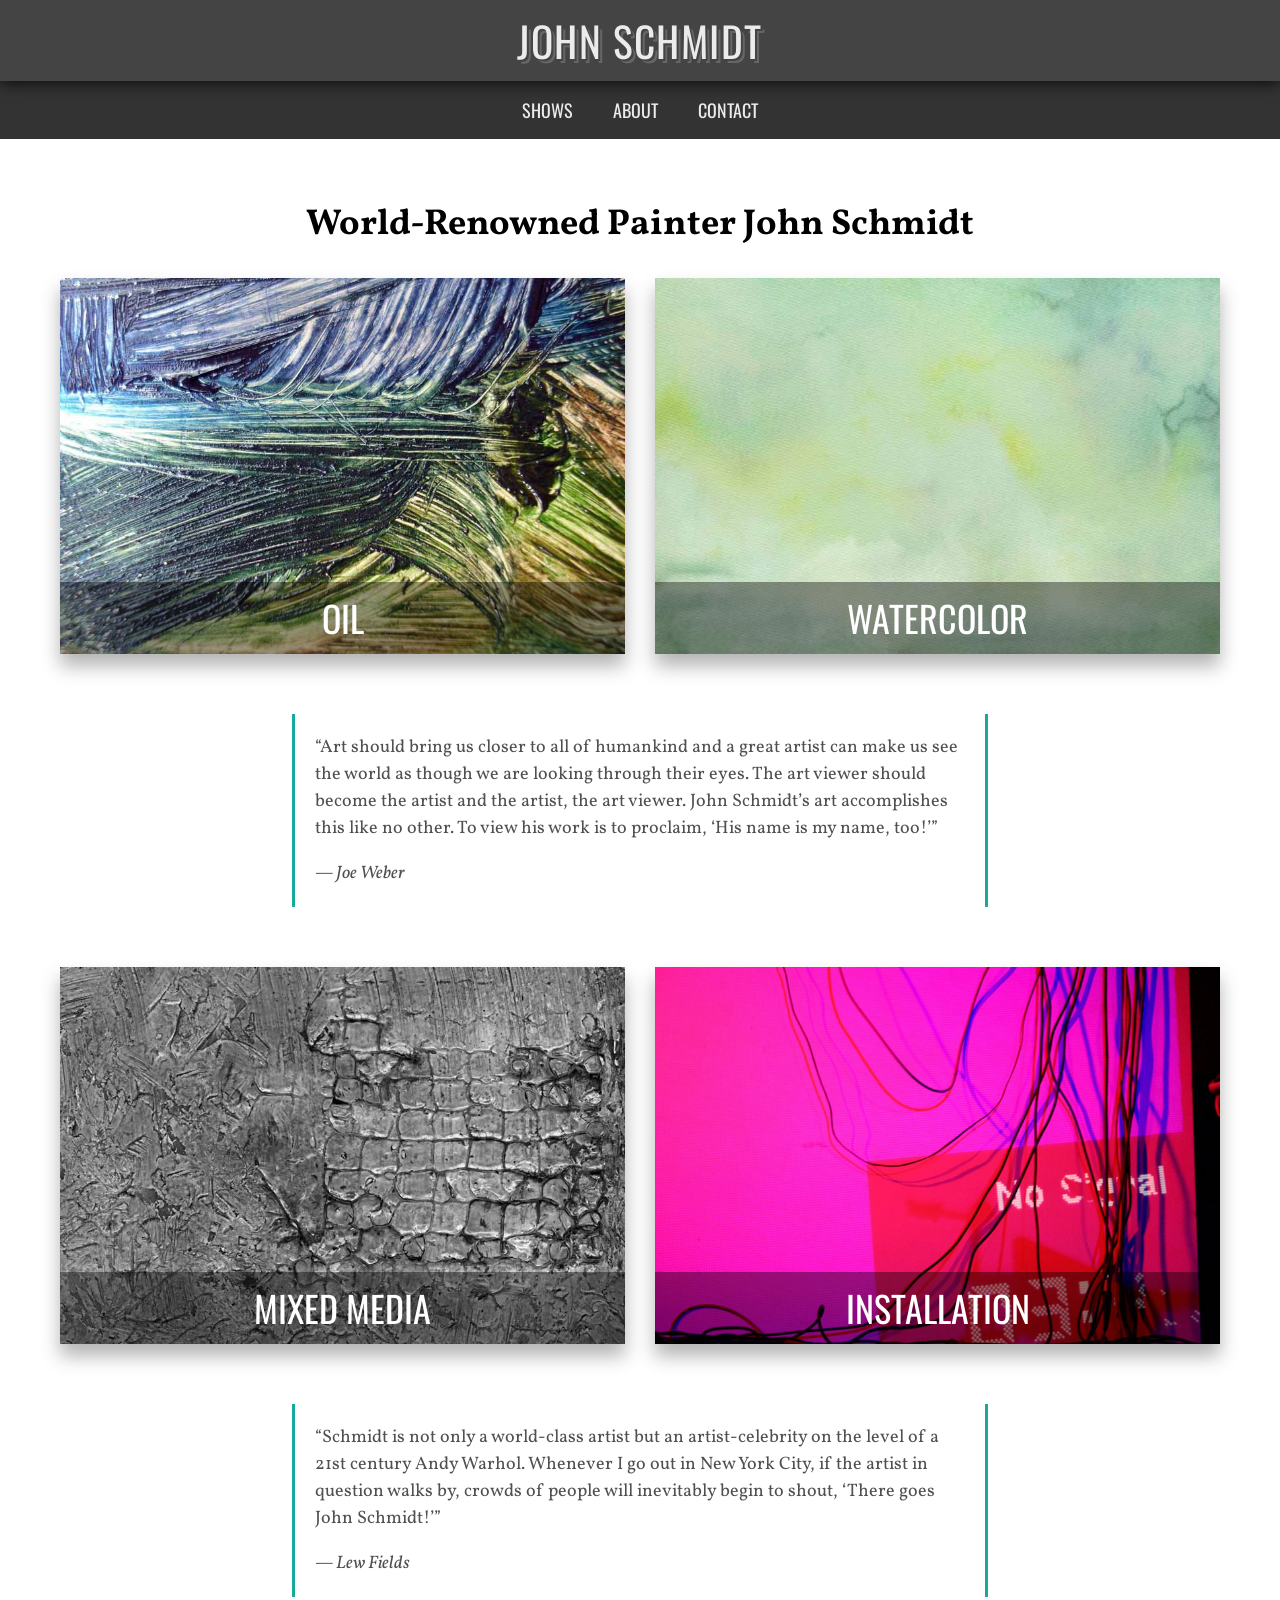
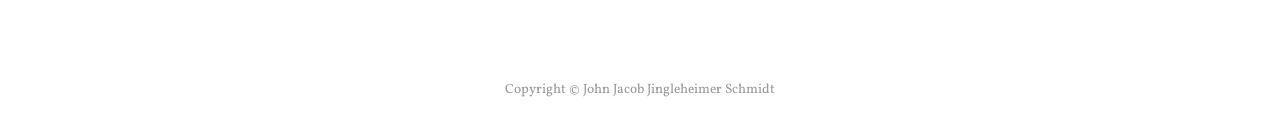
<file: Artist Website Ready for Transforms/index.html>
<!DOCTYPE html>
<html lang="en">
<head>
	<meta charset="UTF-8">
	<meta name="viewport" content="width=device-width, initial-scale=1.0">
	<title>John Schmidt | World-Renowned Painter</title>
	<link rel="preconnect" href="https://fonts.googleapis.com">
	<link rel="preconnect" href="https://fonts.gstatic.com" crossorigin>
	<link href="https://fonts.googleapis.com/css2?family=Oswald:wght@200..700&family=Vollkorn:ital,wght@0,400..900;1,400..900&display=auto" rel="stylesheet">
	<link rel="stylesheet" href="css/main.css">
</head>
<body>
	<header>
		<div class="logo-wrapper"><a href="index.html">John Schmidt</a></div>
		<nav>
			<ul>
				<li><a href="#">Shows</a></li>
				<li><a href="#">About</a></li>
				<li><a href="#">Contact</a></li>
			</ul>
		</nav>
	</header>

	<main>
		<h1>World-Renowned Painter John Schmidt</h1>

		<div class="category">
			<a href="#">
				<img src="img/oil.jpg" alt="">
				<div class="description">Oil</div>
			</a>
			<a href="#">
				<img src="img/watercolor.jpg" alt="">
				<div class="description">Watercolor</div>
			</a>
		</div>

		<blockquote>
			<p>“Art should bring us closer to all of humankind and a great artist can make us see the world as though we are looking through their eyes. The art viewer should become the artist and the artist, the art viewer. John Schmidt’s art accomplishes this like no other. To view his work is to proclaim, ‘His name is my name, too!’”</p>
			<cite>— Joe Weber</cite>
		</blockquote>

		<div class="category">
			<a href="#">
				<img src="img/mixed-media.jpg" alt="">
				<div class="description">Mixed Media</div>
			</a>
			<a href="#">
				<img src="img/installation.jpg" alt="">
				<div class="description">Installation</div>
			</a>
		</div>

		<blockquote>
			<p>“Schmidt is not only a world-class artist but an artist-celebrity on the level of a 21st century Andy Warhol. Whenever I go out in New York City, if the artist in question walks by, crowds of people will inevitably begin to shout, ‘There goes John Schmidt!’”</p>
			<cite>— Lew Fields</cite>
		</blockquote>
	</main>

	<footer>
		<p>Copyright © John Jacob Jingleheimer Schmidt</p>
	</footer>
</body>
</html>
</file>
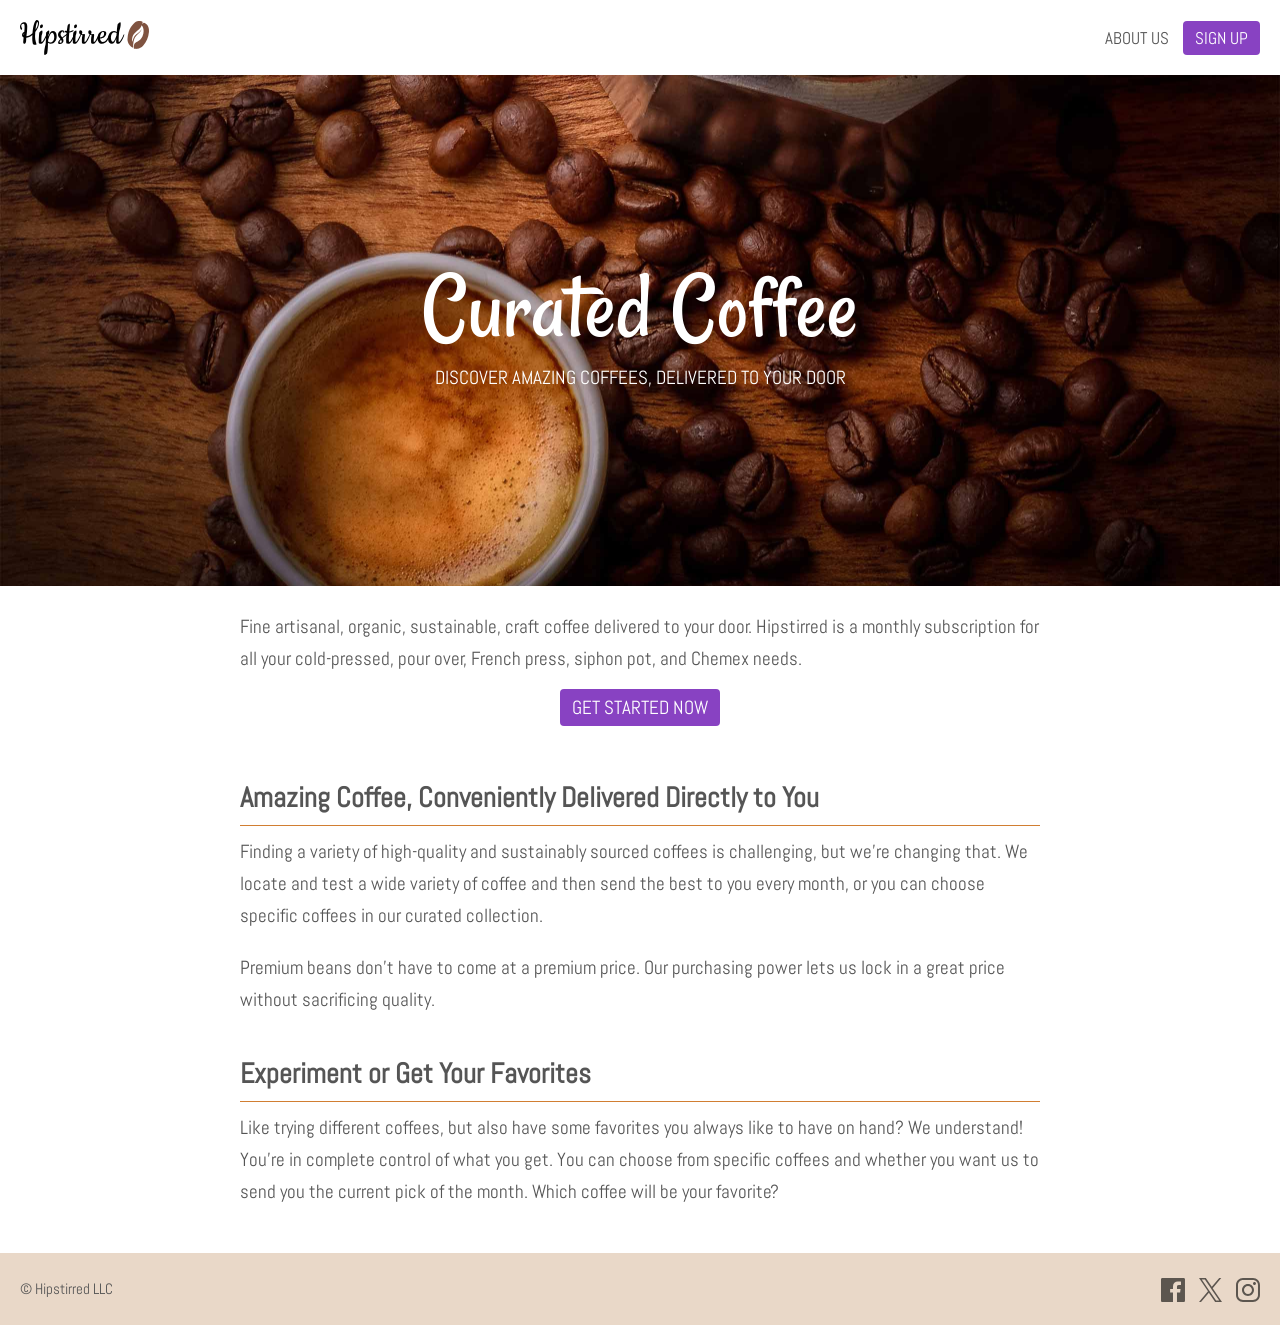
<file: Light Dark Mode/index.html>
<!DOCTYPE html>
<html lang="en">
<head>
	<meta charset="UTF-8">
	<meta name="viewport" content="width=device-width, initial-scale=1.0">
	<title>Great coffee, delivered to your door - Hipstirred</title>
	<link rel="preconnect" href="https://fonts.googleapis.com">
	<link rel="preconnect" href="https://fonts.gstatic.com" crossorigin>
	<link href="https://fonts.googleapis.com/css2?family=Abel&family=Rancho&display=swap" rel="stylesheet">
	<link rel="stylesheet" href="css/main.css">
</head>
<body>
	<div class="wrapper">
		<header>
			<a href="index.html">
				<img src="img/logo-dark.svg" alt="Hipstirred">
			</a>
			<nav>
				<ul>
					<li><a href="about.html">About Us</a></li>
					<li><a href="signup.html" class="button">Sign Up</a></li>
				</ul>
			</nav>
		</header>
		<div class="hero">
			<h1>Curated Coffee</h1>
			<p>Discover amazing coffees, delivered to your door</p>
		</div>
		<main>
			<p>Fine artisanal, organic, sustainable, craft coffee delivered to your door. Hipstirred is a monthly subscription for all your cold-pressed, pour over, French press, siphon pot, and Chemex needs.</p>

			<div class="call-to-action">
				<a href="signup.html" class="button">Get Started Now</a>
			</div>
			
			<h2>Amazing Coffee, Conveniently Delivered Directly to You</h2>
			<p>Finding a variety of high-quality and sustainably sourced coffees is challenging, but we’re changing that. We locate and test a wide variety of coffee and then send the best to you every month, or you can choose specific coffees in our curated collection.</p>
			<p>Premium beans don’t have to come at a premium price. Our purchasing power lets us lock in a great price without sacrificing quality.</p>
			
			<h2>Experiment or Get Your Favorites</h2>
			<p>Like trying different coffees, but also have some favorites you always like to have on hand? We understand! You’re in complete control of what you get. You can choose from specific coffees and whether you want us to send you the current pick of the month. Which coffee will be your favorite?</p>
		</main>
	</div>
	<footer>
		<div class="wrapper">
			<p>© Hipstirred LLC</p>
			<div class="social">
				<a href="https://www.facebook.com">
					<img src="img/social-icons/facebook.svg" width="24" height="24" alt="Facebook">
				</a>
				<a href="https://x.com">
					<img src="img/social-icons/x.svg" width="23" height="24" alt="X">
				</a>
				<a href="https://www.instagram.com">
					<img src="img/social-icons/instagram.svg" width="24" height="24" alt="Instagram">
				</a>
			</div>
		</div>
	</footer>
</body>
</html>
</file>
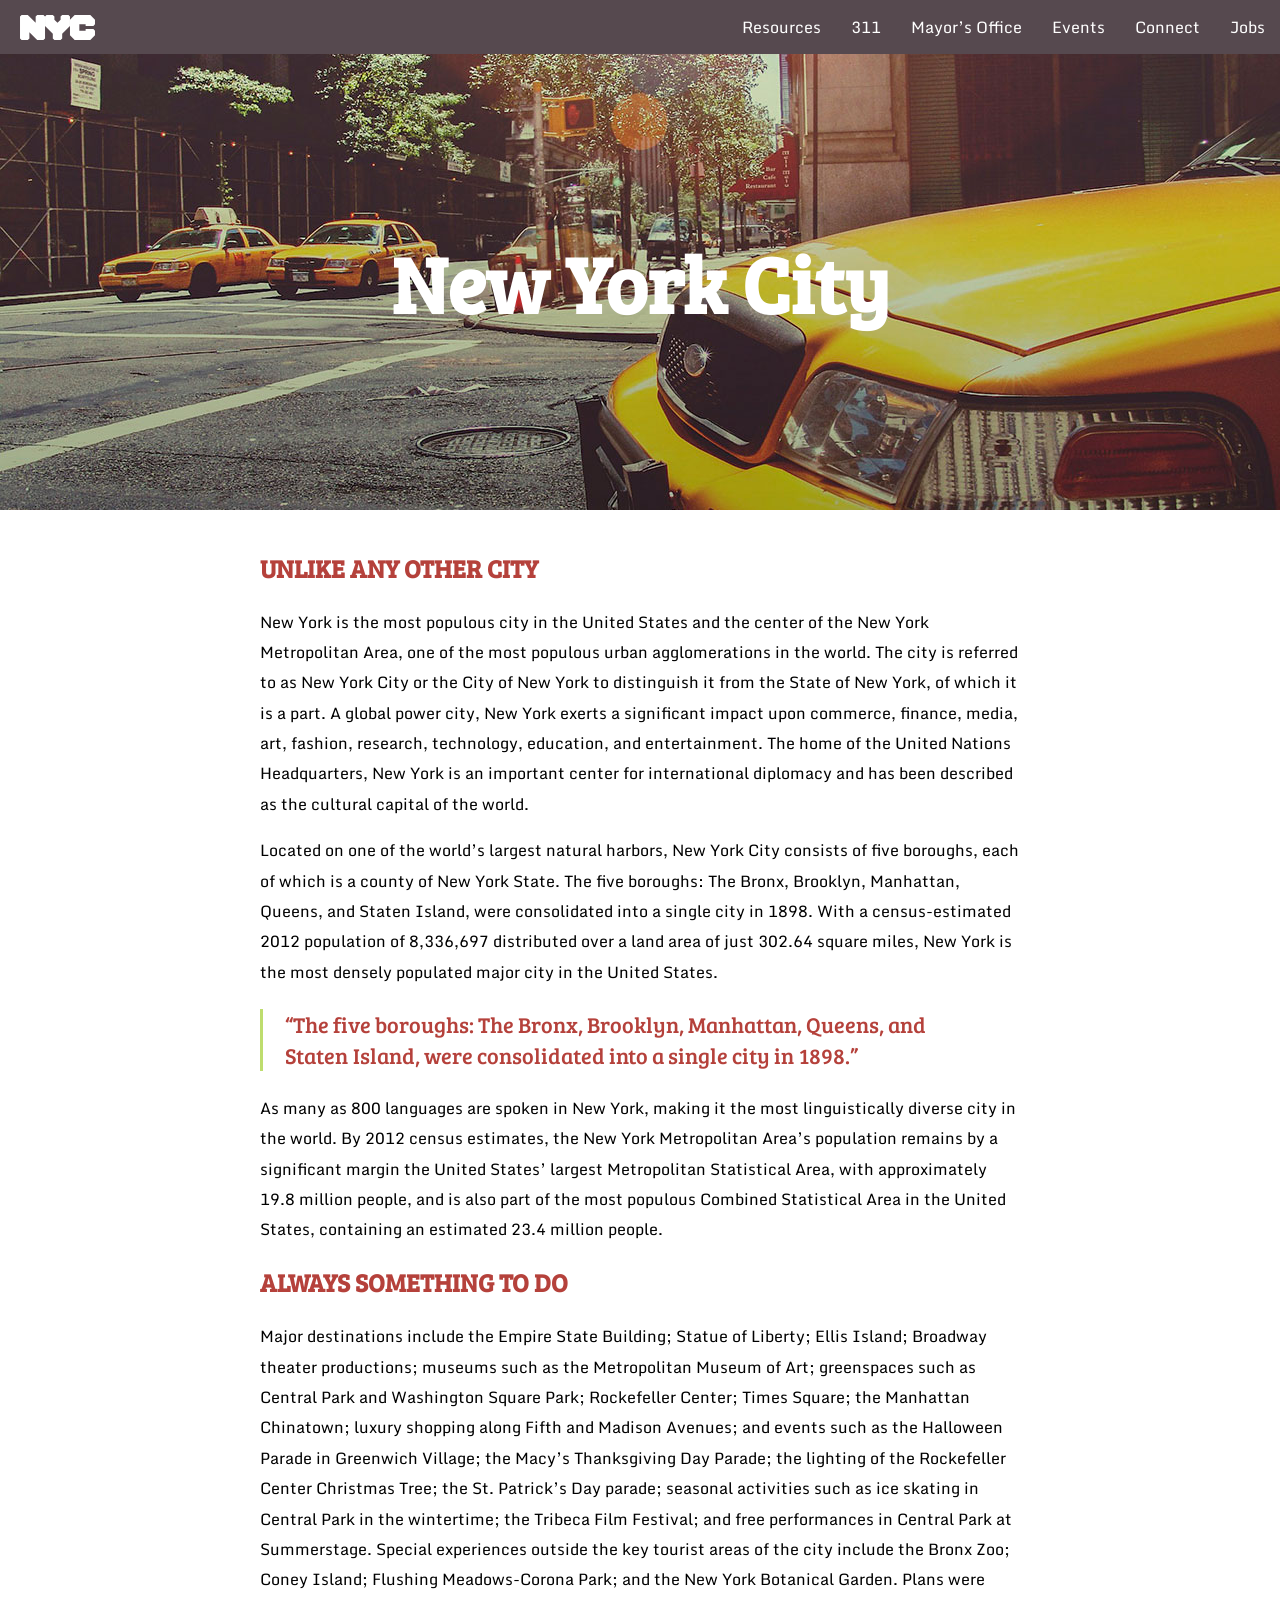
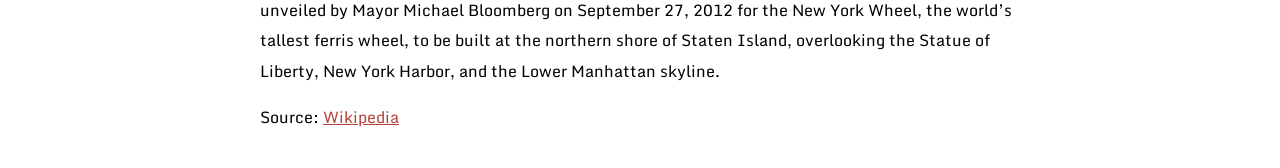
<file: Off-Screen Nav/index.html>
<!DOCTYPE html>
<html lang="en">
<head>
	<meta charset="UTF-8">
	<meta name="viewport" content="width=device-width, initial-scale=1.0">
	<title>New York City: A Global Power City</title>
	<link rel="preconnect" href="https://fonts.googleapis.com">
	<link rel="preconnect" href="https://fonts.gstatic.com" crossorigin>
	<link href="https://fonts.googleapis.com/css2?family=Bree+Serif&family=Monda:wght@400..700&display=auto" rel="stylesheet">
	<link rel="stylesheet" href="css/main.css">
</head>
<body>
	<img src="img/nyc-logo.svg" class="nyc-logo" alt="NYC Logo">

	<!-- HAMBURGER BUTTON CHECKBOX -->

	<!-- WHEN WE CLICK THE HAMBURGER BUTTON IS ALSO CLICKS THE CHECKBOX -->
	<label for="nav-checkbox" id="hamburger-icon">
		<img src="img/menu-icon.svg" alt="MENU">
	</label>

	<!-- CHECKBOX WHICH ISNT DISPLAYED BC OF CSS BUT IT DOES EXIST! -->
	<input type="checkbox" id="nav-checkbox">

	<!-- WHEN WE CLICK THIS NAVMASK IT ALSO CLICKS THE CHECKBOX -->
	<label for="nav-checkbox" id="nav-mask"></label>

	<!-- HAMBURGER BUTTON CHECKBOX END -->

	<nav>
		<ul>
			<li><a href="#">Resources</a></li>
			<li><a href="#">311</a></li>
			<li><a href="#">Mayor’s Office</a></li>
			<li><a href="#">Events</a></li>
			<li><a href="#">Connect</a></li>
			<li><a href="#">Jobs</a></li>
		</ul>
	</nav>
	
	<h1>New York City</h1>
	
	<main>
		<h2>Unlike Any Other City</h2>
		
		<p>New York is the most populous city in the United States and the center of the New York Metropolitan Area, one of the most populous urban agglomerations in the world. The city is referred to as New York City or the City of New York to distinguish it from the State of New York, of which it is a part. A global power city, New York exerts a significant impact upon commerce, finance, media, art, fashion, research, technology, education, and entertainment. The home of the United Nations Headquarters, New York is an important center for international diplomacy and has been described as the cultural capital of the world.</p>
		
		<p>Located on one of the world’s largest natural harbors, New York City consists of five boroughs, each of which is a county of New York State. The five boroughs: The Bronx, Brooklyn, Manhattan, Queens, and Staten Island, were consolidated into a single city in 1898. With a census-estimated 2012 population of 8,336,697 distributed over a land area of just 302.64 square miles, New York is the most densely populated major city in the United States.</p>
		
		<p class="pull-quote">“The five boroughs: The Bronx, Brooklyn, Manhattan, Queens, and Staten Island, were consolidated into a single city in 1898.”</p>
		
		<p>As many as 800 languages are spoken in New York, making it the most linguistically diverse city in the world. By 2012 census estimates, the New York Metropolitan Area’s population remains by a significant margin the United States’ largest Metropolitan Statistical Area, with approximately 19.8 million people, and is also part of the most populous Combined Statistical Area in the United States, containing an estimated 23.4 million people.</p>
		
		
		<h2>Always Something to Do</h2>
		
		<p>Major destinations include the Empire State Building; Statue of Liberty; Ellis Island; Broadway theater productions; museums such as the Metropolitan Museum of Art; greenspaces such as Central Park and Washington Square Park; Rockefeller Center; Times Square; the Manhattan Chinatown; luxury shopping along Fifth and Madison Avenues; and events such as the Halloween Parade in Greenwich Village; the Macy’s Thanksgiving Day Parade; the lighting of the Rockefeller Center Christmas Tree; the St. Patrick’s Day parade; seasonal activities such as ice skating in Central Park in the wintertime; the Tribeca Film Festival; and free performances in Central Park at Summerstage. Special experiences outside the key tourist areas of the city include the Bronx Zoo; Coney Island; Flushing Meadows-Corona Park; and the New York Botanical Garden. Plans were unveiled by Mayor Michael Bloomberg on September 27, 2012 for the New York Wheel, the world’s tallest ferris wheel, to be built at the northern shore of Staten Island, overlooking the Statue of Liberty, New York Harbor, and the Lower Manhattan skyline.</p>

		<p>Source: <a href="http://en.wikipedia.org/wiki/New_York_City">Wikipedia</a></p>
	</main>

	<div id="test">

		<div id="inner-test"></div>

	</div>

</body>
</html>
</file>
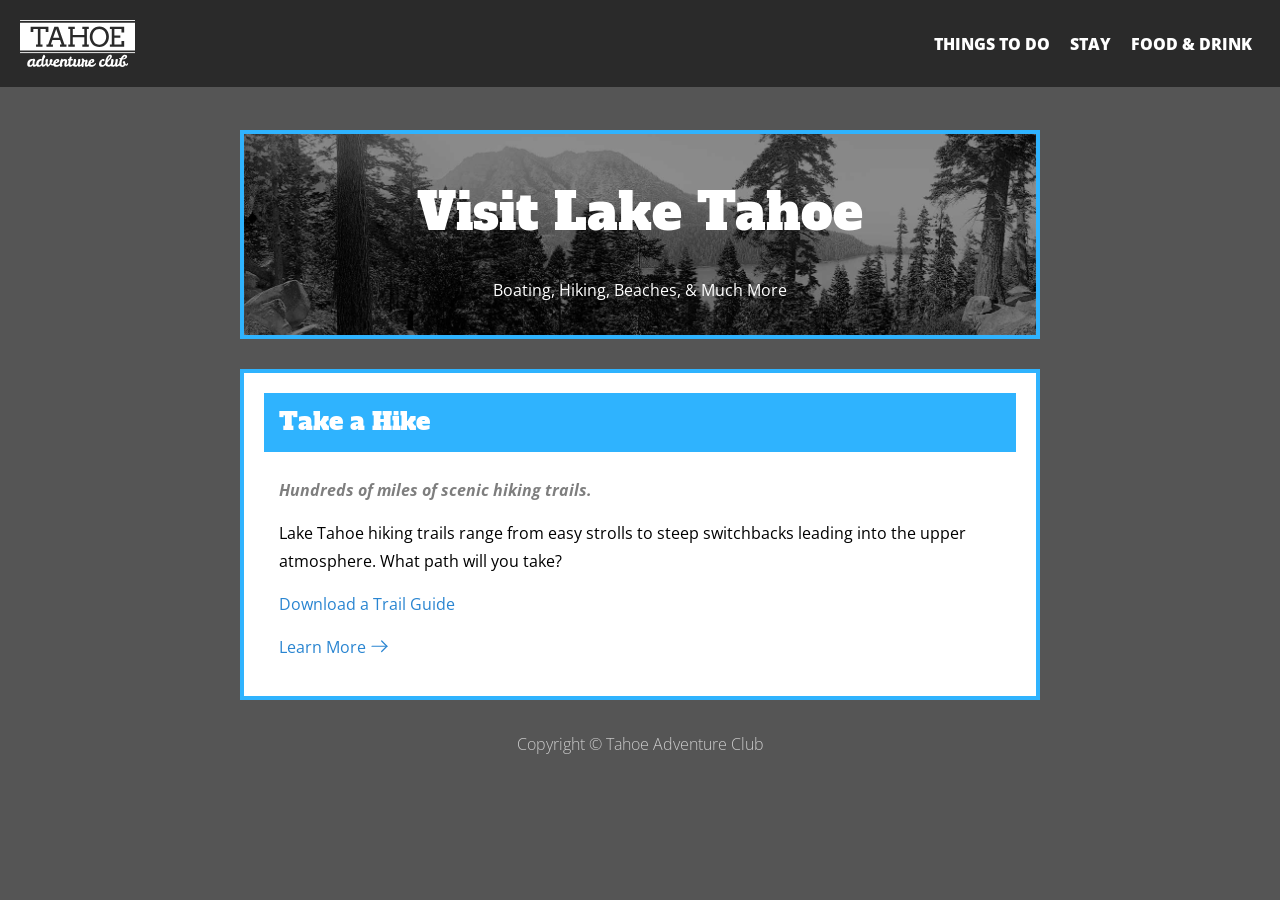
<file: Tahoe Gradients/index.html>
<!DOCTYPE html>
<html lang="en">
<head>
	<meta charset="UTF-8">
	<meta name="viewport" content="width=device-width, initial-scale=1.0, viewport-fit=cover">
	<title>Things to do in Lake Tahoe - Tahoe Adventure Club</title>
	<link rel="preconnect" href="https://fonts.googleapis.com">
	<link rel="preconnect" href="https://fonts.gstatic.com" crossorigin>
	<link href="https://fonts.googleapis.com/css2?family=Alfa+Slab+One&family=Open+Sans:ital,wght@0,300..800;1,300..800&display=swap" rel="stylesheet">
	<link rel="stylesheet" href="css/main.css">
</head>
<body>
	<nav>
		<a href="index.html"><img src="img/tahoe-logo-white.svg" alt="Tahoe Adventure Club"></a>
		<ul>
			<li><a href="things-to-do.html">Things To Do</a></li>
			<li><a href="places-to-stay.html">Stay</a></li>
			<li><a href="food-drink.html">Food & Drink</a></li>
		</ul>
	</nav>

	<header>
		<h1>Visit Lake Tahoe</h1>
		<p>Boating, Hiking, Beaches, & Much More</p>
	</header>

	<main>
		<section>
			<h3>Take a Hike</h3>
			<p>Hundreds of miles of scenic hiking trails.</p>
			<p>Lake Tahoe hiking trails range from easy strolls to steep switchbacks leading into the upper atmosphere. What path will you take?</p>
			<p><a href="downloads/trail-guide.pdf" target="_blank">Download a Trail Guide</a></p>
			<p><a href="#" class="button-secondary">Learn More<svg class="arrow" xmlns="http://www.w3.org/2000/svg" width="17.34" height="12.5" viewBox="0 0 17.34 12.5"><polyline class="tip" points="10.67 1 15.92 6.25 10.67 11.5" fill="none" stroke="#000" stroke-linecap="round" stroke-miterlimit="10" stroke-width="2"/><line class="line" x1="15.92" y1="6.25" x2="1" y2="6.25" fill="none" stroke="#000" stroke-linecap="round" stroke-miterlimit="10" stroke-width="2"/></svg></a></p>
		</section>
	</main>

	<footer>
		Copyright © Tahoe Adventure Club
	</footer>
</body>
</html>
</file>
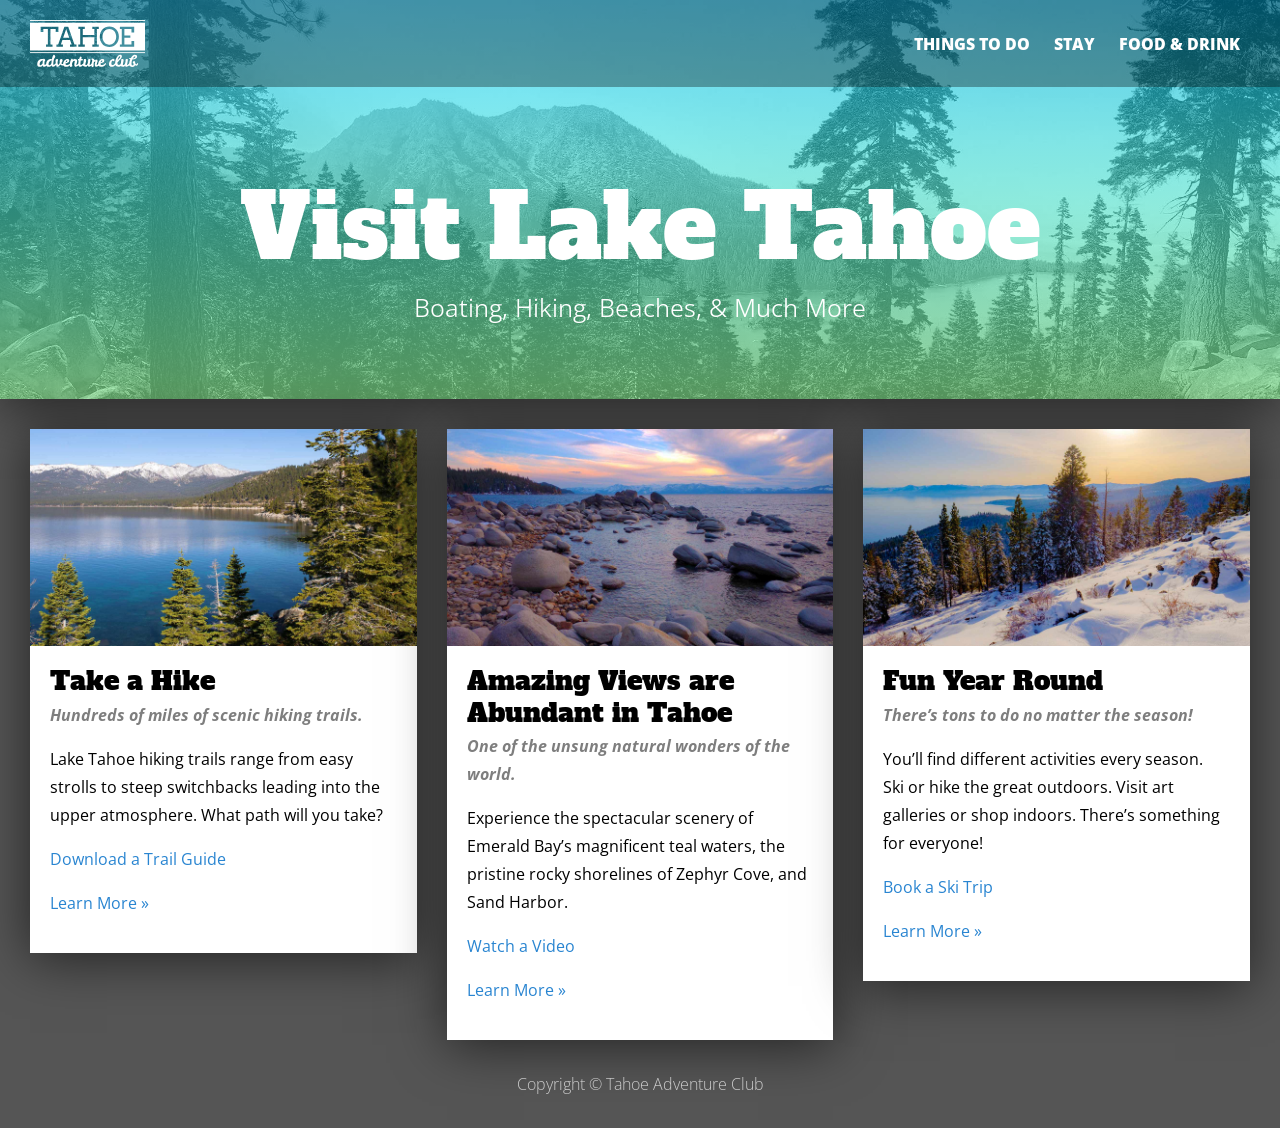
<file: Tahoe New Design Ready for Attribute Selectors/index.html>
<!DOCTYPE html>
<html lang="en">
<head>
	<meta charset="UTF-8">
	<meta name="viewport" content="width=device-width, initial-scale=1.0">
	<title>Things to do in Lake Tahoe - Tahoe Adventure Club</title>
	<link rel="preconnect" href="https://fonts.googleapis.com">
	<link rel="preconnect" href="https://fonts.gstatic.com" crossorigin>
	<link href="https://fonts.googleapis.com/css2?family=Alfa+Slab+One&family=Open+Sans:ital,wght@0,300..800;1,300..800&display=swap" rel="stylesheet">
	<link rel="stylesheet" href="css/main.css">
</head>
<body>
	<header>
		<nav>
			<a href="index.html" class="logo"><img src="img/tahoe-logo-white.svg" alt="Tahoe Adventure Club"></a>
			<ul>
				<li><a href="things-to-do.html">Things To Do</a></li>
				<li><a href="places-to-stay.html">Stay</a></li>
				<li><a href="food-drink.html">Food & Drink</a></li>
			</ul>
		</nav>
		<div class="masthead">
			<h1>Visit Lake Tahoe</h1>
			<p>Boating, Hiking, Beaches, & Much More</p>
		</div>
	</header>

	<main>
		<section>
			<img src="img/take-a-hike.jpg" alt="Tahoe trails">
			<div class="text-wrapper">
				<h2>Take a Hike</h2>
				<p>Hundreds of miles of scenic hiking trails.</p>
				<p>Lake Tahoe hiking trails range from easy strolls to steep switchbacks leading into the upper atmosphere. What path will you take?</p>
				<p><a href="downloads/trail-guide.pdf" target="_blank">Download a Trail Guide</a></p>
				<p><a href="hikes.html" class="button-secondary">Learn More</a></p>
			</div>
		</section>

		<section>
			<img src="img/amazing-views.jpg" alt="Tahoe sunset">
			<div class="text-wrapper">
				<h2>Amazing Views are Abundant in Tahoe</h2>
				<p>One of the unsung natural wonders of the world.</p>
				<p>Experience the spectacular scenery of Emerald Bay’s magnificent teal waters, the pristine rocky shorelines of Zephyr Cove, and Sand Harbor.</p>
				<p><a href="https://www.youtube.com/watch?v=4ZLZh3ZWdgI" target="_blank">Watch a Video</a></p>
				<p><a href="#" class="button-secondary">Learn More</a></p>
			</div>
		</section>

		<section>
			<img src="img/fun-year-round.jpg" alt="Tahoe in winter">
			<div class="text-wrapper">
				<h2>Fun Year Round</h2>
				<p>There’s tons to do no matter the season!</p>
				<p>You’ll find different activities every season. Ski or hike the great outdoors. Visit art galleries or shop indoors. There’s something for everyone!</p>
				<p><a href="https://www.skilaketahoe.com" target="_blank">Book a Ski Trip</a></p>
				<p><a href="#" class="button-secondary">Learn More</a></p>
			</div>
		</section>
	</main>

	<footer>
		Copyright © Tahoe Adventure Club
	</footer>
</body>
</html>
</file>
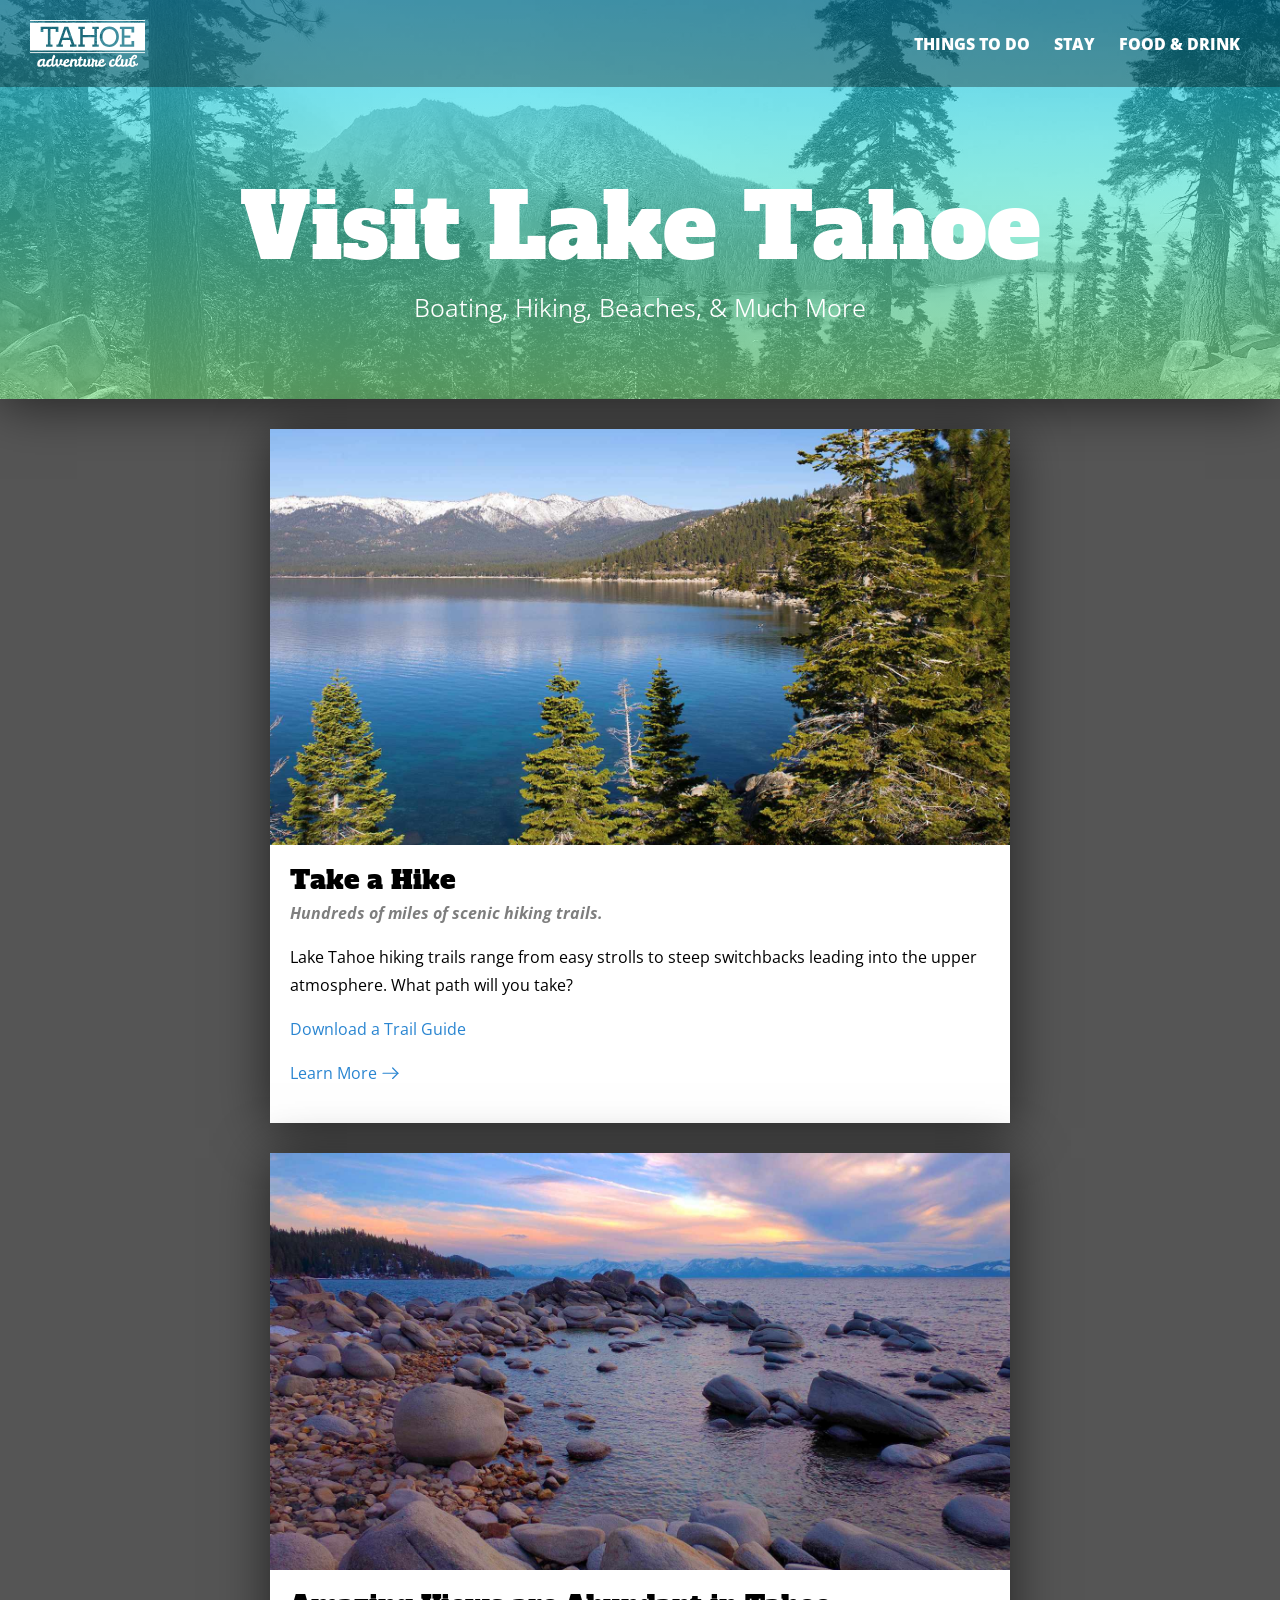
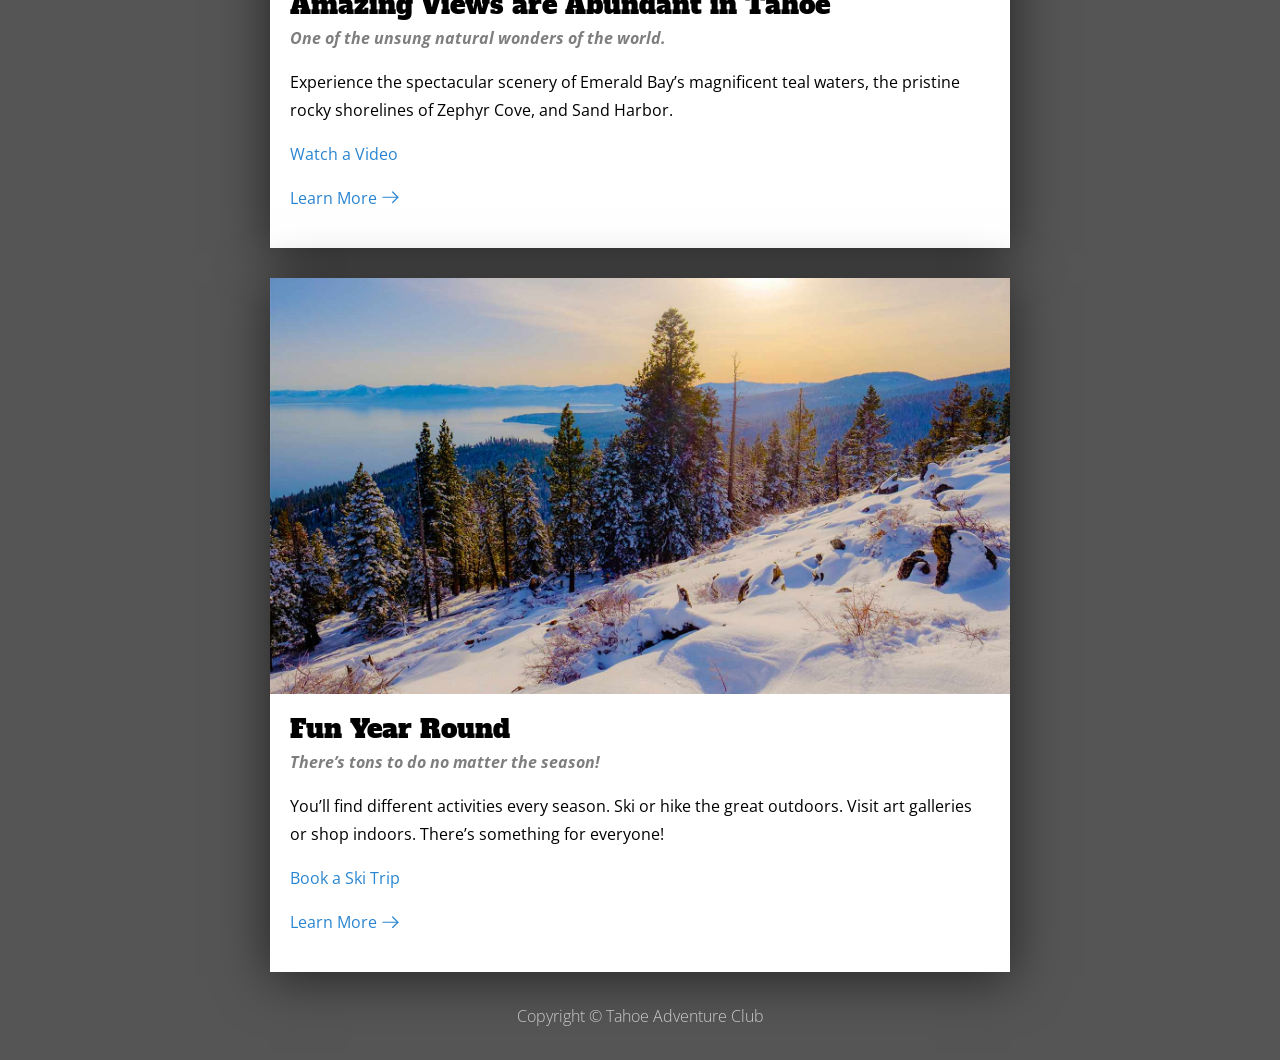
<file: Tahoe New Design Ready for Columns/index.html>
<!DOCTYPE html>
<html lang="en">
<head>
	<meta charset="UTF-8">
	<meta name="viewport" content="width=device-width, initial-scale=1.0">
	<title>Things to do in Lake Tahoe - Tahoe Adventure Club</title>
	<link rel="preconnect" href="https://fonts.googleapis.com">
	<link rel="preconnect" href="https://fonts.gstatic.com" crossorigin>
	<link href="https://fonts.googleapis.com/css2?family=Alfa+Slab+One&family=Open+Sans:ital,wght@0,300..800;1,300..800&display=swap" rel="stylesheet">
	<link rel="stylesheet" href="css/main.css">
</head>
<body>
	<header>
		<nav>
			<a href="index.html" class="logo"><img src="img/tahoe-logo-white.svg" alt="Tahoe Adventure Club"></a>
			<ul>
				<li><a href="things-to-do.html">Things To Do</a></li>
				<li><a href="places-to-stay.html">Stay</a></li>
				<li><a href="food-drink.html">Food & Drink</a></li>
			</ul>
		</nav>
		<div class="masthead">
			<h1>Visit Lake Tahoe</h1>
			<p>Boating, Hiking, Beaches, & Much More</p>
		</div>
	</header>

	<main>
		<section>
			<img src="img/take-a-hike.jpg" alt="Tahoe trails">
			<div class="text-wrapper">
				<h2>Take a Hike</h2>
				<p>Hundreds of miles of scenic hiking trails.</p>
				<p>Lake Tahoe hiking trails range from easy strolls to steep switchbacks leading into the upper atmosphere. What path will you take?</p>
				<p><a href="downloads/trail-guide.pdf" target="_blank">Download a Trail Guide</a></p>
				<p><a href="hikes.html" class="button-secondary">Learn More<svg class="arrow" xmlns="http://www.w3.org/2000/svg" width="17.34" height="12.5" viewBox="0 0 17.34 12.5"><polyline class="tip" points="10.67 1 15.92 6.25 10.67 11.5" fill="none" stroke="#000" stroke-linecap="round" stroke-miterlimit="10" stroke-width="2"/><line class="line" x1="15.92" y1="6.25" x2="1" y2="6.25" fill="none" stroke="#000" stroke-linecap="round" stroke-miterlimit="10" stroke-width="2"/></svg></a></p>
			</div>
		</section>

		<section>
			<img src="img/amazing-views.jpg" alt="Tahoe sunset">
			<div class="text-wrapper">
				<h2>Amazing Views are Abundant in Tahoe</h2>
				<p>One of the unsung natural wonders of the world.</p>
				<p>Experience the spectacular scenery of Emerald Bay’s magnificent teal waters, the pristine rocky shorelines of Zephyr Cove, and Sand Harbor.</p>
				<p><a href="https://www.youtube.com/watch?v=4ZLZh3ZWdgI" target="_blank">Watch a Video</a></p>
				<p><a href="#" class="button-secondary">Learn More<svg class="arrow" xmlns="http://www.w3.org/2000/svg" width="17.34" height="12.5" viewBox="0 0 17.34 12.5"><polyline class="tip" points="10.67 1 15.92 6.25 10.67 11.5" fill="none" stroke="#000" stroke-linecap="round" stroke-miterlimit="10" stroke-width="2"/><line class="line" x1="15.92" y1="6.25" x2="1" y2="6.25" fill="none" stroke="#000" stroke-linecap="round" stroke-miterlimit="10" stroke-width="2"/></svg></a></p>
			</div>
		</section>

		<section>
			<img src="img/fun-year-round.jpg" alt="Tahoe in winter">
			<div class="text-wrapper">
				<h2>Fun Year Round</h2>
				<p>There’s tons to do no matter the season!</p>
				<p>You’ll find different activities every season. Ski or hike the great outdoors. Visit art galleries or shop indoors. There’s something for everyone!</p>
				<p><a href="https://www.skilaketahoe.com" target="_blank">Book a Ski Trip</a></p>
				<p><a href="#" class="button-secondary">Learn More<svg class="arrow" xmlns="http://www.w3.org/2000/svg" width="17.34" height="12.5" viewBox="0 0 17.34 12.5"><polyline class="tip" points="10.67 1 15.92 6.25 10.67 11.5" fill="none" stroke="#000" stroke-linecap="round" stroke-miterlimit="10" stroke-width="2"/><line class="line" x1="15.92" y1="6.25" x2="1" y2="6.25" fill="none" stroke="#000" stroke-linecap="round" stroke-miterlimit="10" stroke-width="2"/></svg></a></p>
			</div>
		</section>
	</main>

	<footer>
		Copyright © Tahoe Adventure Club
	</footer>
</body>
</html>
</file>
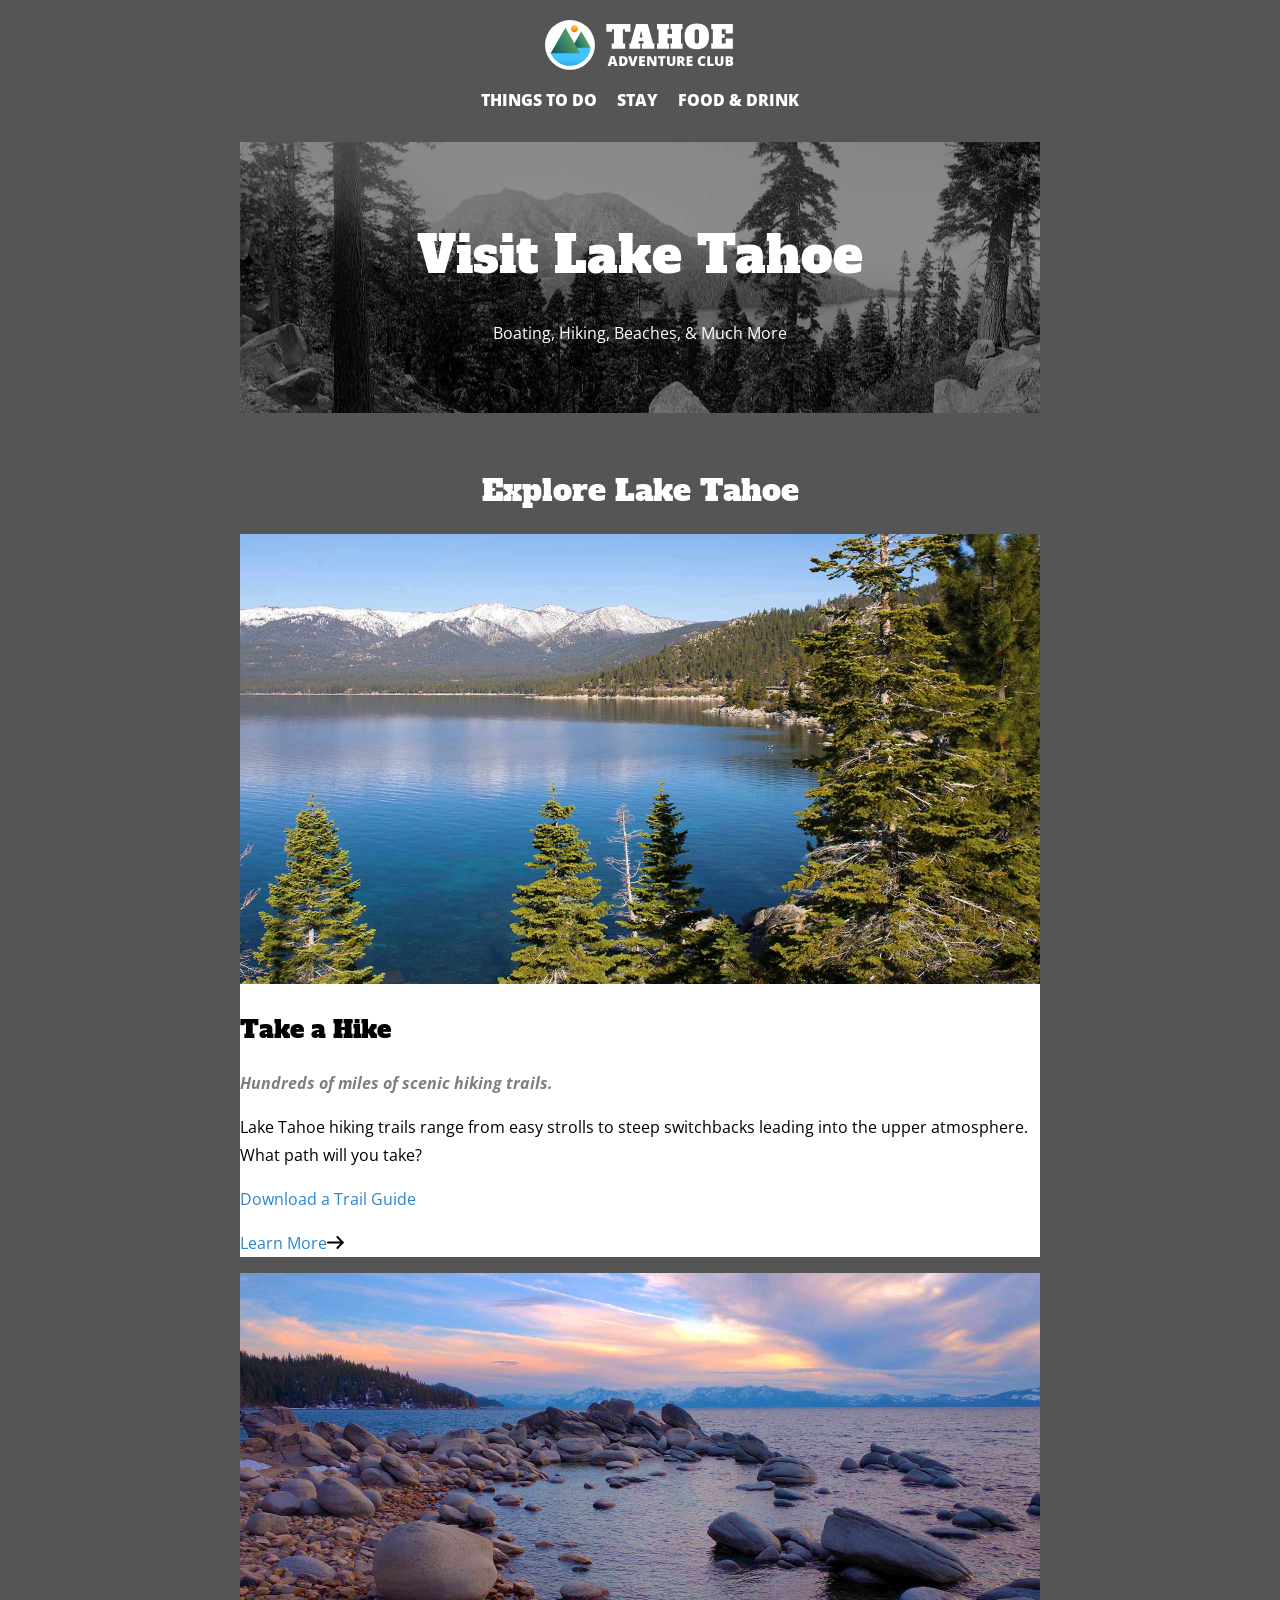
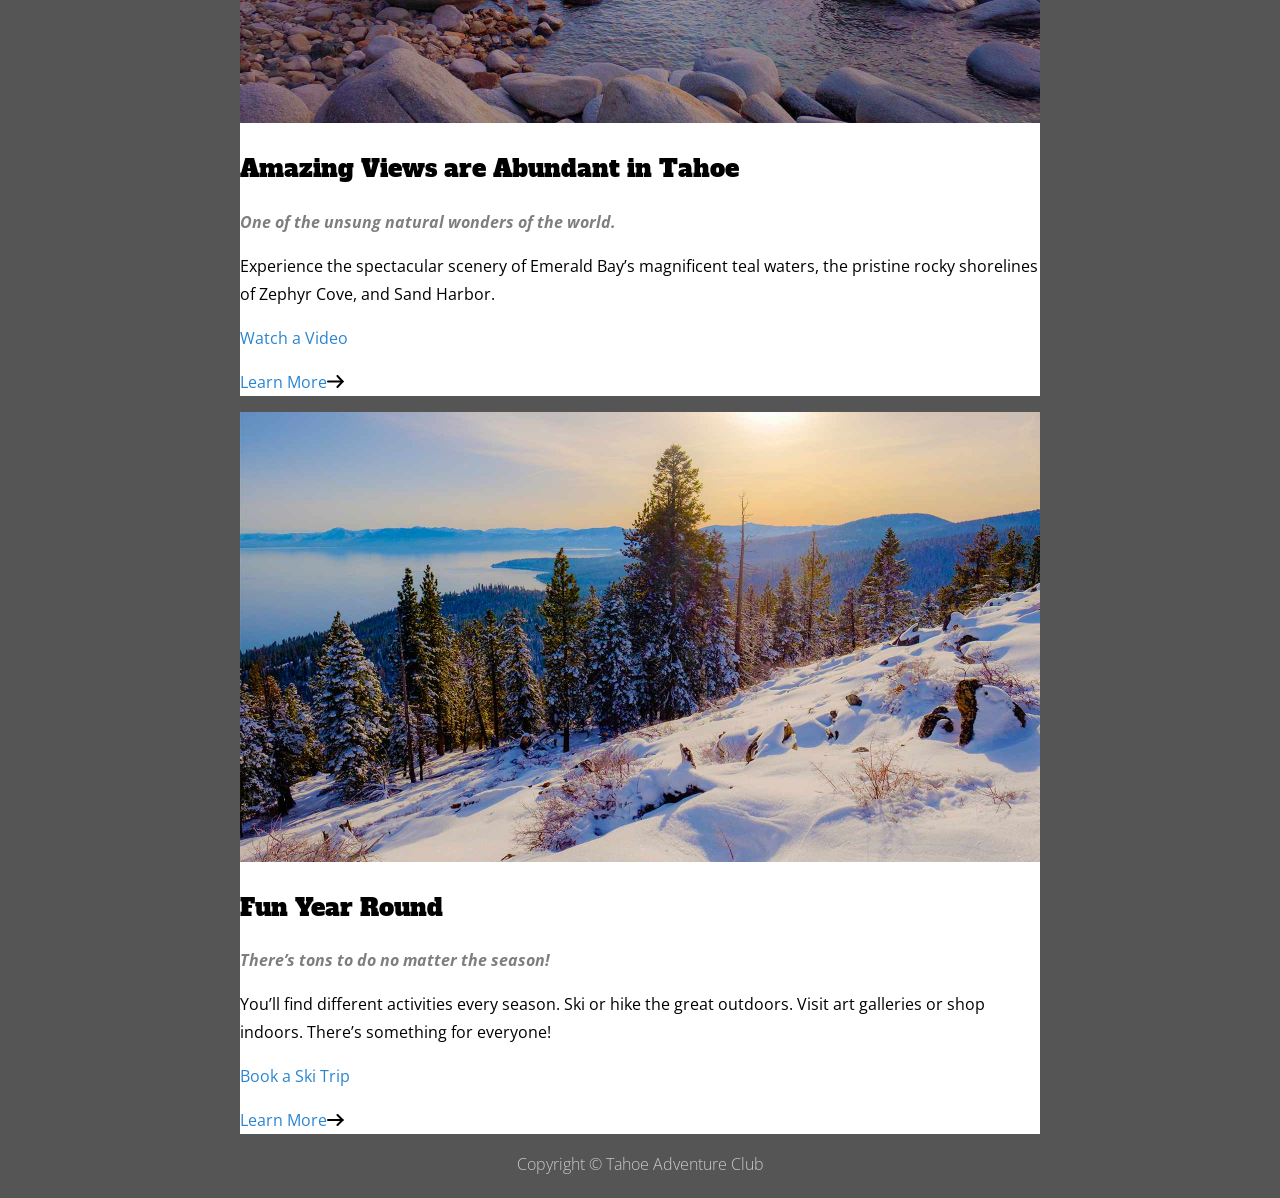
<file: Tahoe Ready for Box Model/index.html>
<!DOCTYPE html>
<html lang="en">
<head>
	<meta charset="UTF-8">
	<meta name="viewport" content="width=device-width, initial-scale=1.0">
	<title>Things to do in Lake Tahoe - Tahoe Adventure Club</title>
	<link rel="preconnect" href="https://fonts.googleapis.com">
	<link rel="preconnect" href="https://fonts.gstatic.com" crossorigin>
	<link href="https://fonts.googleapis.com/css2?family=Alfa+Slab+One&family=Open+Sans:ital,wght@0,300..800;1,300..800&display=swap" rel="stylesheet">
	<link rel="stylesheet" href="css/main.css">
</head>
<body>
	<nav>
		<a href="index.html"><img src="img/tahoe-logo.svg" alt="Tahoe Adventure Club"></a>
		<ul>
			<li><a href="things-to-do.html">Things To Do</a></li>
			<li><a href="places-to-stay.html">Stay</a></li>
			<li><a href="food-drink.html">Food & Drink</a></li>
		</ul>
	</nav>

	<header>
		<h1>Visit Lake Tahoe</h1>
		<p>Boating, Hiking, Beaches, & Much More</p>
	</header>

	<main>
		<h2>Explore Lake Tahoe</h2>
		<section>
			<img src="img/take-a-hike.jpg" alt="Tahoe trails">
			<h3>Take a Hike</h3>
			<p>Hundreds of miles of scenic hiking trails.</p>
			<p>Lake Tahoe hiking trails range from easy strolls to steep switchbacks leading into the upper atmosphere. What path will you take?</p>
			<p><a href="downloads/trail-guide.pdf" target="_blank">Download a Trail Guide</a></p>
			<p><a href="#">Learn More<img src="img/arrow.svg" alt=""></a></p>
		</section>

		<section>
			<img src="img/amazing-views.jpg" alt="Tahoe sunset">
			<h3>Amazing Views are Abundant in Tahoe</h3>
			<p>One of the unsung natural wonders of the world.</p>
			<p>Experience the spectacular scenery of Emerald Bay’s magnificent teal waters, the pristine rocky shorelines of Zephyr Cove, and Sand Harbor.</p>
			<p><a href="https://www.youtube.com/watch?v=4ZLZh3ZWdgI" target="_blank">Watch a Video</a></p>
			<p><a href="#">Learn More<img src="img/arrow.svg" alt=""></a></p>
		</section>

		<section>
			<img src="img/fun-year-round.jpg" alt="Tahoe in winter">
			<h3>Fun Year Round</h3>
			<p>There’s tons to do no matter the season!</p>
			<p>You’ll find different activities every season. Ski or hike the great outdoors. Visit art galleries or shop indoors. There’s something for everyone!</p>
			<p><a href="https://www.skilaketahoe.com" target="_blank">Book a Ski Trip</a></p>
			<p><a href="#">Learn More<img src="img/arrow.svg" alt=""></a></p>
		</section>
	</main>

	<footer>
		Copyright © Tahoe Adventure Club
	</footer>
</body>
</html>
</file>
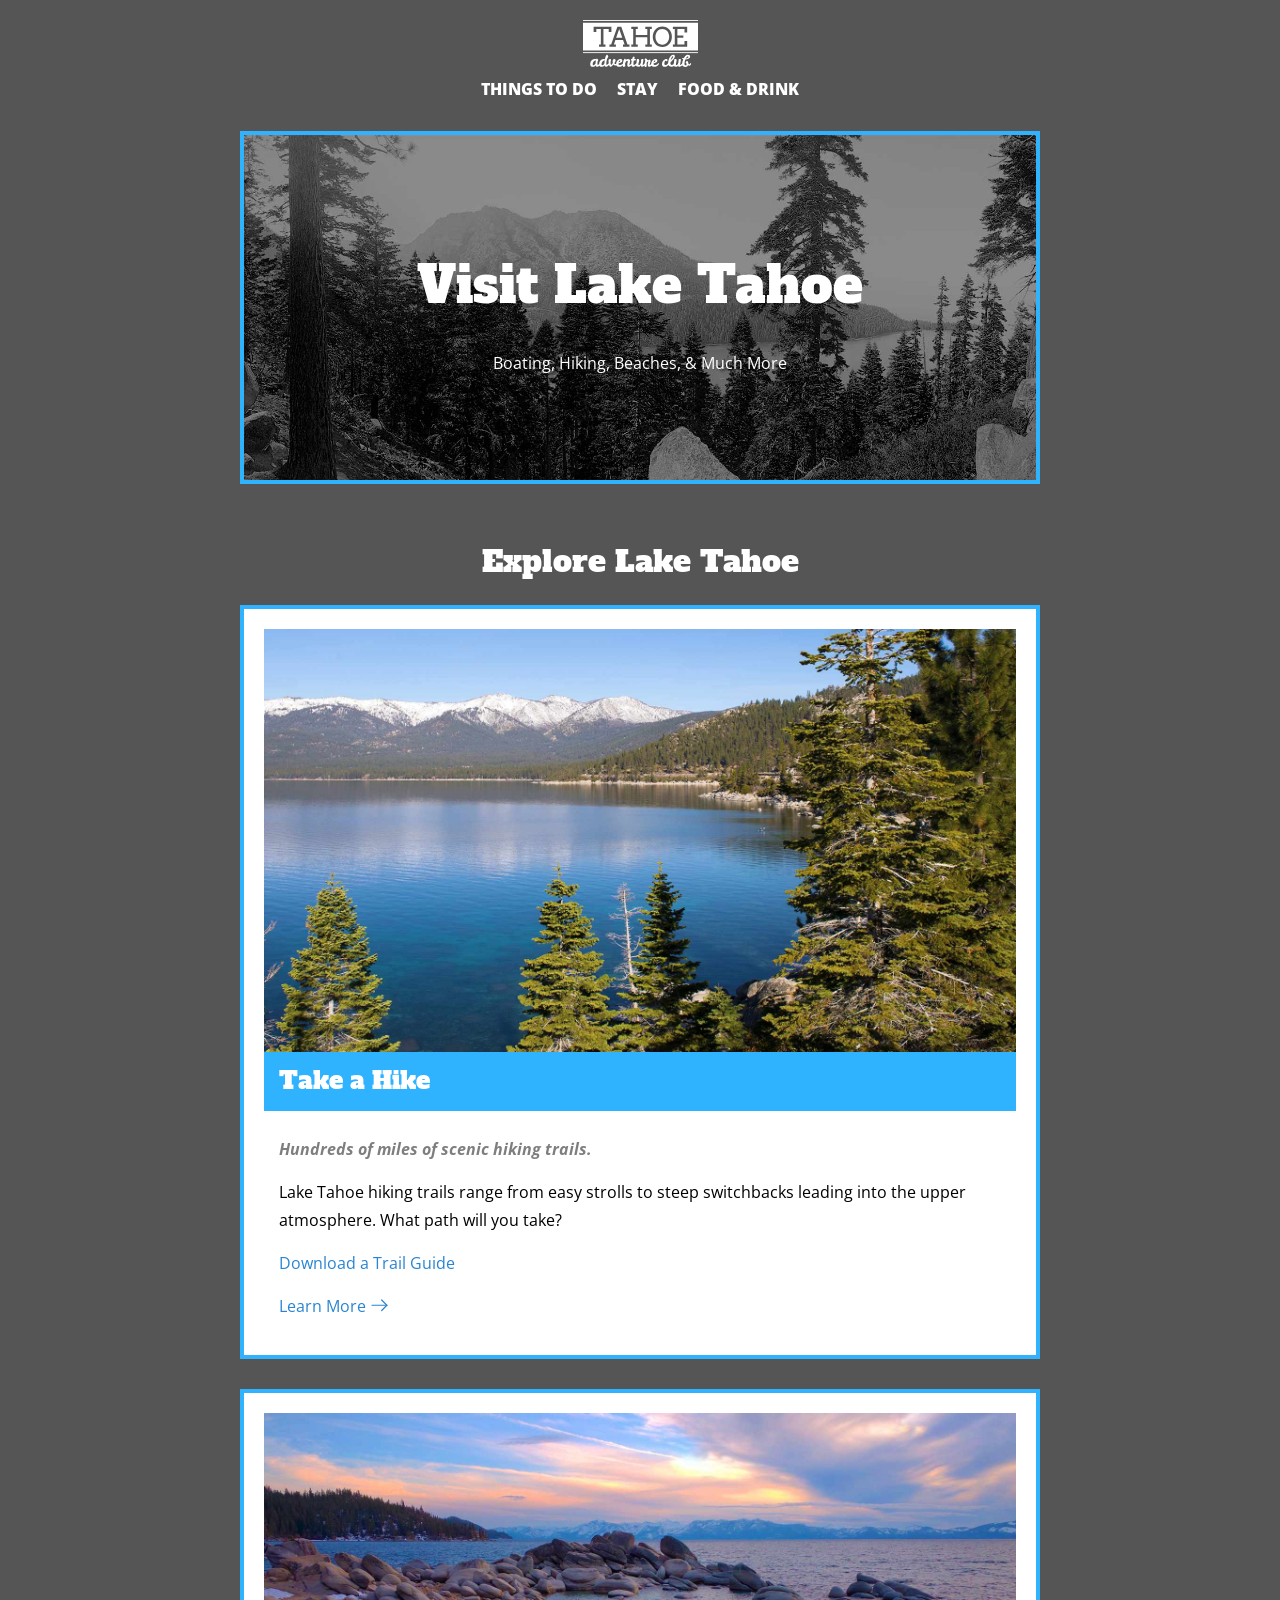
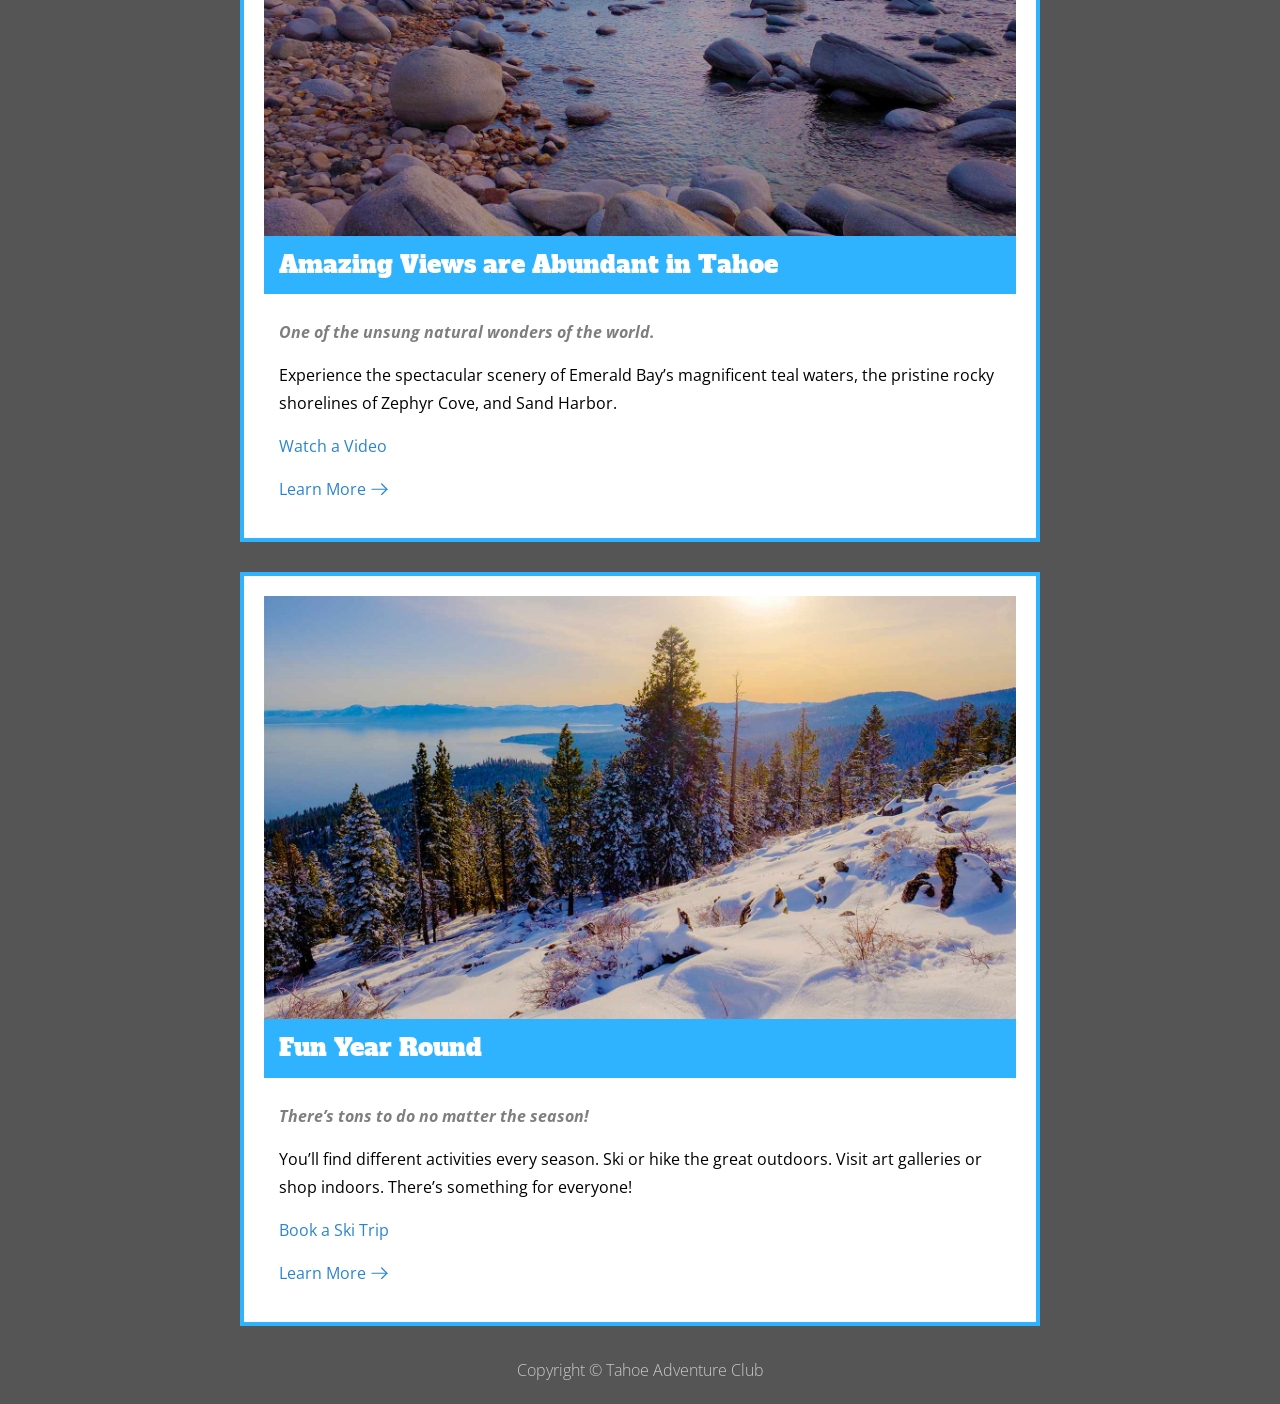
<file: Tahoe Ready for Fixed Navbar/index.html>
<!DOCTYPE html>
<html lang="en">
<head>
	<meta charset="UTF-8">
	<meta name="viewport" content="width=device-width, initial-scale=1.0">
	<title>Things to do in Lake Tahoe - Tahoe Adventure Club</title>
	<link rel="preconnect" href="https://fonts.googleapis.com">
	<link rel="preconnect" href="https://fonts.gstatic.com" crossorigin>
	<link href="https://fonts.googleapis.com/css2?family=Alfa+Slab+One&family=Open+Sans:ital,wght@0,300..800;1,300..800&display=swap" rel="stylesheet">
	<link rel="stylesheet" href="css/main.css">
</head>
<body>
	<nav>
		<a href="index.html"><img src="img/tahoe-logo-white.svg" alt="Tahoe Adventure Club"></a>
		<ul>
			<li><a href="things-to-do.html">Things To Do</a></li>
			<li><a href="places-to-stay.html">Stay</a></li>
			<li><a href="food-drink.html">Food & Drink</a></li>
		</ul>
	</nav>

	<header>
		<h1>Visit Lake Tahoe</h1>
		<p>Boating, Hiking, Beaches, & Much More</p>
	</header>

	<main>
		<h2>Explore Lake Tahoe</h2>
		<section>
			<img src="img/take-a-hike.jpg" alt="Tahoe trails">
			<h3>Take a Hike</h3>
			<p>Hundreds of miles of scenic hiking trails.</p>
			<p>Lake Tahoe hiking trails range from easy strolls to steep switchbacks leading into the upper atmosphere. What path will you take?</p>
			<p><a href="downloads/trail-guide.pdf" target="_blank">Download a Trail Guide</a></p>
			<p><a href="#" class="button-secondary">Learn More<svg class="arrow" xmlns="http://www.w3.org/2000/svg" width="17.34" height="12.5" viewBox="0 0 17.34 12.5"><polyline class="tip" points="10.67 1 15.92 6.25 10.67 11.5" fill="none" stroke="#000" stroke-linecap="round" stroke-miterlimit="10" stroke-width="2"/><line class="line" x1="15.92" y1="6.25" x2="1" y2="6.25" fill="none" stroke="#000" stroke-linecap="round" stroke-miterlimit="10" stroke-width="2"/></svg></a></p>
		</section>

		<section>
			<img src="img/amazing-views.jpg" alt="Tahoe sunset">
			<h3>Amazing Views are Abundant in Tahoe</h3>
			<p>One of the unsung natural wonders of the world.</p>
			<p>Experience the spectacular scenery of Emerald Bay’s magnificent teal waters, the pristine rocky shorelines of Zephyr Cove, and Sand Harbor.</p>
			<p><a href="https://www.youtube.com/watch?v=4ZLZh3ZWdgI" target="_blank">Watch a Video</a></p>
			<p><a href="#" class="button-secondary">Learn More<svg class="arrow" xmlns="http://www.w3.org/2000/svg" width="17.34" height="12.5" viewBox="0 0 17.34 12.5"><polyline class="tip" points="10.67 1 15.92 6.25 10.67 11.5" fill="none" stroke="#000" stroke-linecap="round" stroke-miterlimit="10" stroke-width="2"/><line class="line" x1="15.92" y1="6.25" x2="1" y2="6.25" fill="none" stroke="#000" stroke-linecap="round" stroke-miterlimit="10" stroke-width="2"/></svg></a></p>
		</section>

		<section>
			<img src="img/fun-year-round.jpg" alt="Tahoe in winter">
			<h3>Fun Year Round</h3>
			<p>There’s tons to do no matter the season!</p>
			<p>You’ll find different activities every season. Ski or hike the great outdoors. Visit art galleries or shop indoors. There’s something for everyone!</p>
			<p><a href="https://www.skilaketahoe.com" target="_blank">Book a Ski Trip</a></p>
			<p><a href="#" class="button-secondary">Learn More<svg class="arrow" xmlns="http://www.w3.org/2000/svg" width="17.34" height="12.5" viewBox="0 0 17.34 12.5"><polyline class="tip" points="10.67 1 15.92 6.25 10.67 11.5" fill="none" stroke="#000" stroke-linecap="round" stroke-miterlimit="10" stroke-width="2"/><line class="line" x1="15.92" y1="6.25" x2="1" y2="6.25" fill="none" stroke="#000" stroke-linecap="round" stroke-miterlimit="10" stroke-width="2"/></svg></a></p>
		</section>
	</main>

	<footer>
		Copyright © Tahoe Adventure Club
	</footer>
</body>
</html>
</file>
<file: Artist Website Ready for Transforms/css/main.css>
*, *::before, *::after {
	box-sizing: border-box;
}
:root {
	--font-primary: Vollkorn, serif; 
	--font-secondary: Oswald, sans-serif;
}
html {
	font-family: var(--font-primary);
	font-size: 1.125rem;
	line-height: 1.5;

	-moz-text-size-adjust: 100%;
	-webkit-text-size-adjust: 100%;
	text-size-adjust: 100%;
}
body {
	margin: 0;
}
img, svg {
	max-width: 100%;
	vertical-align: bottom;
}
h1 {
	text-align: center;
	margin-top: 1.5rem;
	margin-bottom: 0;
	line-height: 1.2;
}
header {
	text-align: center;
	line-height: 1;
}
header a {
	font-family: var(--font-secondary);
	color: #ebebeb;
	display: block;
	text-decoration: none;
	text-transform: uppercase;
	transition: all .3s;
}
header a:hover, 
header a:focus {
	color: #17a99c;
}
.logo-wrapper {
	background: #444;
	box-shadow: 0 2px 15px rgba(0,0,0, .8);
	position: relative;
	font-size: 2.3rem;
	letter-spacing: 0.08rem;
	font-weight: 400;
	margin: 0;
	padding: 20px;
}
.logo-wrapper a {
	text-shadow: 2px 2px 0 #444, 4px 4px 0 #666;
}
.logo-wrapper a:hover,
.logo-wrapper a:focus {
	text-shadow: -2px 2px 0 #444, -4px 4px 0 #666;
}
nav {
	background: #333;
}
nav ul {
	list-style-type: none;
	margin: 0;
	padding: 0;
	display: inline-flex;
}
nav a {
	padding: 20px;
}
main {
	padding: 20px;
	margin: 0 auto;
	max-width: 1200px;
}
.category a {
	box-shadow: 0 12px 18px rgba(0,0,0, .3);
	margin: 30px 0;
	display: block;
	text-decoration: none;
	position: relative;
}
.category .description {
	text-align: center;
	text-transform: uppercase;
	font-family: var(--font-secondary);
	font-size: 2rem;
	line-height: 4rem;
	color: #fff;
	background: rgba(0,0,0, .4);
	position: absolute;
	bottom: 0;
	left: 0;
	right: 0;
	transition: all 300ms cubic-bezier(0.190, 1.000, 0.220, 1.000);
}
.category a:hover .description,
.category a:focus .description {
	line-height: 6rem;
}
blockquote {
	border-left: solid 3px #17a99c;
	border-right: solid 3px #17a99c;
	color: #505050;
	margin: 20px;
	padding: 20px;
}
blockquote p {
	margin-top: 0;
}
footer {
	color: #999;
	font-size: .75rem;
	text-align: center;
	padding: 20px;
}

@media (min-width: 750px) {
	h1 {
		margin-top: 2.5rem;
	}
	.category {
		display: flex;
		gap: 30px;
	}
	blockquote {
		margin: 30px auto;
		width: 60%;
	}
}
</file>
<file: Light Dark Mode/css/main.css>
*, *::before, *::after {
	box-sizing: border-box;
}
html {
	-moz-text-size-adjust: 100%;
	-webkit-text-size-adjust: 100%;
	text-size-adjust: 100%;
}
:root {
	--font-primary: "Abel", sans-serif;
	--font-secondary: "Rancho", sans-serif;
	--text-color-primary: #555;
	--background-color-primary: #fff;
	--background-color-subtle: #e9d8c8;
}
body {
	font-family: var(--font-primary);
	font-size: 19px;
	color: var(--text-color-primary);
	background: var(--background-color-primary);
	margin: 0;
}
img {
	max-width: 100%;
	vertical-align: bottom;
}
h1 {
	font-family: var(--font-secondary);
	font-size: 95px;
	line-height: 85px;
	font-weight: 400;
	margin-top: 0;
	margin-bottom: 10px;
}
h2 {
	font-size: 28px;
	border-bottom: 1px solid #d17e32;
	padding-bottom: 10px;
	margin-top: 40px;
	margin-bottom: 10px;
}
p {
	line-height: 32px;
	margin-top: 0;
	margin-bottom: 20px;
}
.wrapper {
	max-width: 1280px;
	margin: auto;
}
.button {
	background-color: #8842c2;
	color: #fff;
	padding-top: 6px;
	padding-bottom: 6px;
	padding-right: 12px;
	padding-left: 12px;
	border-radius: 4px;
	text-transform: uppercase;
	text-decoration: none;
}
.call-to-action {
	text-align: center;
	margin-bottom: 60px;
}
header {
	padding: 20px;
	display: flex;
	align-items: center;
}
.logo {
	width: 105px;
}
nav {
	margin-left: auto;
}
nav ul {
	list-style-type: none;
	margin: 0;
	padding: 0;
}
nav li {
	display: inline;
	margin-left: 10px;
}
nav a {
	color: var(--text-color-primary);
	text-decoration: none;
	font-size: 17px;
	text-transform: uppercase;
}
.hero {
	text-align: center;
	padding: 15%;
	color: #fff;
	background-color: #520;
	background-image: url(../img/hero.jpg);
	background-position: center 75%;
	background-size: cover;
}
.hero p {
	text-transform: uppercase;
	margin: 0;
}
main {
	max-width: 850px;
	padding: 25px;
	margin: auto;
}
footer {
	background-color: var(--background-color-subtle);
	padding: 20px;
}
footer .wrapper {
	display: flex;
	align-items: center;
}
footer p {
	margin: 0;
	font-size: 15px;
}
.social {
	margin-left: auto;
}
.social a {
	text-decoration: none;
	margin-left: 10px;
	opacity: .6;
}
</file>
<file: Off-Screen Nav/css/main.css>
/* NAVBAR STYLING */

/* media query -- below 700px screen change to this style */
@media (max-width: 700px) {
	
	nav {
		position: fixed;
		width: 12em;
		height: 100%;
		transform: translate(-12em);
		transition: transform 0.25s;
	}

	#nav-checkbox:checked ~ nav {
		transform: translate(0em);
	}

	/* INVISIBLE NAV MASK NOT ON THE SCREEN */
	#nav-mask {
		display: none;
		opacity: 0.3;
		width: 100vw;
		height: 100vh;
		position: fixed;
		top: 0;
		left: 0;
	}

	/* WHEN THE NAVIGATION IS OPEN --> NAVMASK IS ON THE SCREEN */
	#nav-checkbox:checked ~ #nav-mask {
		display: block;
	}

}

/* media query -- above 701px change to this style */
@media (min-width: 701px) {

	nav ul {
		display: flex;
		justify-content: right;
	}

	#hamburger-icon {
		display: none;
	}

}

#nav-checkbox {
	display: none;
}

#hamburger-icon {
	position: fixed;
	top: 0;
	right: 0;
	background: rgba(72,58,64, .92);
	padding: 1em;
	cursor: pointer;
}

/* #test {
	border: solid blue 2px;
	width: 500px;
	height: 500px;
	margin: auto;
	display: flex;
	justify-content: center;
	align-items: center;
}

#inner-test {
	border: solid red 2px;
	height: 100%;
	width: 100%;
} */


/* PREVIOUS STYLING */

*, *::before, *::after {
	box-sizing: border-box;
}
html {
	-moz-text-size-adjust: 100%;
	-webkit-text-size-adjust: 100%;
	text-size-adjust: 100%;
}
body {
	font-family: "Monda", sans-serif;
	line-height: 1.5;
	margin: 0;
}
img, svg {
	max-width: 100%;
	vertical-align: bottom;
}
h1, h2 {
	font-family: "Bree Serif", serif;
}
h1 {
	font-size: 5rem;
	line-height: .9;
	color: #fff;
	background: #483a40 url(../img/cab.jpg) center / cover;
	text-align: center;
	margin: 0;
	padding: 15%;
}
h2 {
	color: #b5413b;
	font-size: 1.5625rem;
	line-height: 1.4;
	text-transform: uppercase;
}
p {
	line-height: 1.9;
}
a {
	color: #b5413b;
}
a:hover {
	color: #fc3a53;
}
main {
	max-width: 50em;
	padding: 20px;
	margin: auto;
}
nav {
	background-color: rgba(72,58,64, .92);
}
nav ul {
	list-style-type: none;
	padding: 0;
	margin: 0;
}
nav li a {
	display: block;
	padding: 15px;
	color: white;
	text-decoration: none;
}
nav li a:hover {
	background-color: rgba(0,0,0, .5);
}
.nyc-logo {
	width: 75px;
	position: absolute;
	top: 15px;
	left: 20px;
}
.pull-quote {
	font-family: "Bree Serif", serif;
	border-left: 3px solid #bedd6e;
	padding-left: 1em;
	color: #b5413b;
	font-size: 22px;
	line-height: 1.4;
	margin-top: 1em;
	margin-bottom: 1em;
}
</file>
<file: Tahoe Gradients/css/main.css>
* {
	box-sizing: border-box;
}
html {
	-moz-text-size-adjust: 100%;
	-webkit-text-size-adjust: 100%;
	text-size-adjust: 100%;
}
body {
	background: #555;
	margin: 20px;
	font-family: "Open Sans", sans-serif;
	line-height: 1.75;
	padding:
		env(safe-area-inset-top)
		env(safe-area-inset-right)
		env(safe-area-inset-bottom)
		env(safe-area-inset-left)
	;
}
img {
	max-width: 100%;
	vertical-align: bottom;
}
h1, h2, h3 {
	font-family: "Alfa Slab One", "Open Sans", sans-serif;
	font-weight: normal;
	line-height: 1.2;
}
h1 {
	font-size: 50px;
}
h2 {
	font-size: 30px;
	color: white;
	text-align: center;
	margin-top: 60px;
}
h3 {
	font-size: 24px;
	background: #2fb3fe; 
	color: #fff;
	padding: 15px;
	margin-top: 0;
}
h3 + p {
	font-weight: 700;
	font-style: italic;
	opacity: .5;
}
a {
	color: #2985d1;
	text-decoration: none;
}
nav {
	text-align: center;
	margin-bottom: 20px;
}
nav img {
	width: 115px;
}
nav ul {
	list-style-type: none;
	margin: 0;
	padding: 0;
}
nav li {
	display: inline;
}
nav ul a {
	color: #fff;
	font-weight: 800; 
	text-transform: uppercase; 
	padding: 8px;
	display: inline-block;
}
nav ul a:hover,
nav ul a:focus {
	color: #97d0f2;
}
header, main, footer {
	max-width: 800px;
	margin: auto;
}
header, section {
	border: 4px solid #2fb3fe;
	margin-bottom: 30px;
	padding: 20px;
}
header {
	background: url(../img/masthead-darkened.jpg) center / cover;
	color: #fff;
	text-align: center;
	padding: 15px;
}
section {
	background: #fff;
}
section p {
	margin: 15px;
}
footer {
	color: #ccc;
	text-align: center;
	font-weight: 300;
}
.button-secondary:hover, 
.button-secondary:focus {
	color: red;
}
.button-secondary svg {
	vertical-align: baseline;
	margin-left: 5px;
}
.button-secondary svg * {
	stroke: currentColor;
	stroke-width: 1.2;
}
@media (min-width: 600px) {
	body {
		margin-top: 130px;
	}
	nav {
		-webkit-backdrop-filter: blur(15px) saturate(0%); 
		backdrop-filter: blur(15px) saturate(0%);
		background: rgba(0,0,0, .5);
		display: flex;
		align-items: center;
		padding:
			20px
			calc( 20px + env(safe-area-inset-right) )
			20px
			calc( 20px + env(safe-area-inset-left) )
		;
		position: absolute;
		top: 0;
		left: 0;
		right: 0;
	}
	nav ul {
		margin-left: auto;
	}
}
@media (min-width: 600px) and (min-height: 750px) {
	nav {
		position: fixed;
	}
}
</file>
<file: Tahoe New Design Ready for Attribute Selectors/css/main.css>
*, *::before, *::after {
	box-sizing: border-box;
}
html {
	-moz-text-size-adjust: 100%;
	-webkit-text-size-adjust: 100%;
	text-size-adjust: 100%;
}
body {
	background: #555;
	font-family: "Open Sans", sans-serif;
	line-height: 1.75;
	margin: 0 0 30px 0;
}
img {
	max-width: 100%;
	vertical-align: bottom;
}
a {
	color: #2985d1;
	text-decoration: none;
}
a:hover,
a:focus {
	color: #ff6924;
}
h1, h2 {
	font-family: "Alfa Slab One", "Open Sans", sans-serif;
	font-weight: normal;
	line-height: 1.2;
}
h1 {
	font-size: 11vw;
	margin: 10px 0;
}
h2 {
	font-size: 26px;
	margin: 0;
}
h2 + p {
	font-weight: 700;
	font-style: italic;
	opacity: .5;
	margin-top: 3px;
}
nav {
	background: rgba(0,0,0, .33);
	padding: 20px 5px;
	text-align: center;
}
nav ul {
	list-style-type: none;
	margin: 0;
	margin-top: 15px;
	padding: 0;
}
nav li {
	display: inline;
}
nav ul a {
	color: #fff;
	font-weight: 800;
	text-transform: uppercase;
	padding: 2px 8px;
	display: inline-block;
	border: 2px solid transparent;  /* prevents a shift for when the hover border appears */
}
nav ul a:hover,
nav ul a:focus {
	color: #fff;
	border-bottom: 2px dotted currentColor;
}
header {
	background: linear-gradient(rgba(0,201,255, .6), rgba(146,254,157, .6)),
					url(../img/masthead.jpg) right top / cover;
	color: #fff;
}
header img {
	width: 115px;
}
.masthead {
	padding: 6%;
	text-align: center;
}
.masthead p {
	font-size: 25px;
	line-height: 1.2;
	font-weight: 350;
	margin: 0;
}
header, section {
	box-shadow: 0 5px 50px rgba(0,0,0, 0.6);
}
section {
	background: #fff;
	margin: 30px;
}
section .text-wrapper {
	padding: 20px;
}
.popular {
	margin: 0;
	background: #02caf2;
	color: #fff;
	padding: 10px 20px;
	text-transform: uppercase;
}
.button-primary {
	color: #fff;
	background: #ff6924;
	padding: 3px 16px;
	display: inline-block;
	border-radius: 40px;
}
.button-primary:hover, 
.button-primary:focus {
	color: #fff;
	background: #fa4f00;
}
.button-secondary::after {
	content: " »";
}
footer {
	color: #ccc;
	text-align: center;
	font-weight: 300;
}

@media (min-width: 600px) {
	h1 {
		font-size: clamp(50px, 7.5vw, 90px);
	}
	main {
		max-width: 800px;
		margin: 30px auto;
	}
	nav {
		display: flex;
		align-items: center;
		padding: 20px 30px;
	}
	nav ul {
		margin-left: auto;
		margin-top: 0;
	}
}

@media (min-width: 1100px) {
	main {
		max-width: 1400px;
		display: flex;
		align-items: flex-start;
		gap: 30px;
		padding: 0 30px;
	}
	section {
		margin: 0;
		width: 33.33%;
	}
}
</file>
<file: Tahoe New Design Ready for Columns/css/main.css>
* {
	box-sizing: border-box;
}
html {
	-moz-text-size-adjust: 100%;
	-webkit-text-size-adjust: 100%;
	text-size-adjust: 100%;
}
body {
	background: #555;
	font-family: "Open Sans", sans-serif;
	line-height: 1.75;
	margin: 0 0 30px 0;
}
img {
	max-width: 100%;
	vertical-align: bottom;
}
a {
	color: #2985d1;
	text-decoration: none;
}
a:hover,
a:focus {
	color: #ff6924;
}
h1, h2 {
	font-family: "Alfa Slab One", "Open Sans", sans-serif;
	font-weight: normal;
	line-height: 1.2;
}
h1 {
	font-size: 11vw;
	margin: 10px 0;
}
h2 {
	font-size: 26px;
	margin: 0;
}
h2 + p {
	font-weight: 700;
	font-style: italic;
	opacity: .5;
	margin-top: 3px;
}
nav {
	background: rgba(0,0,0, .33);
	padding: 20px 5px;
	text-align: center;
}
nav ul {
	list-style-type: none;
	margin: 0;
	margin-top: 15px;
	padding: 0;
}
nav li {
	display: inline;
}
nav ul a {
	color: #fff;
	font-weight: 800;
	text-transform: uppercase;
	padding: 2px 8px;
	display: inline-block;
	border: 2px solid transparent;  /* prevents a shift for when the hover border appears */
}
nav ul a:hover,
nav ul a:focus {
	color: #fff;
	border-bottom: 2px dotted currentColor;
}
header {
	background: linear-gradient(rgba(0,201,255, .6), rgba(146,254,157, .6)),
					url(../img/masthead.jpg) right top / cover;
	color: #fff;
}
header img {
	width: 115px;
}
.masthead {
	padding: 6%;
	text-align: center;
}
.masthead p {
	font-size: 25px;
	line-height: 1.2;
	font-weight: 350;
	margin: 0;
}
header, section {
	box-shadow: 0 5px 50px rgba(0,0,0, 0.6);
}
section {
	background: #fff;
	margin: 30px;
}
section .text-wrapper {
	padding: 20px;
}
.popular {
	margin: 0;
	background: #02caf2;
	color: #fff;
	padding: 10px 20px;
	text-transform: uppercase;
}
.button-primary {
	color: #fff;
	background: #ff6924;
	padding: 3px 16px;
	display: inline-block;
	border-radius: 40px;
}
.button-primary:hover, 
.button-primary:focus {
	color: #fff;
	background: #fa4f00;
}
.button-secondary svg {
	vertical-align: baseline;
	margin-left: 5px;
}
.button-secondary svg * {
	stroke: currentColor;
	stroke-width: 1.2;
}
footer {
	color: #ccc;
	text-align: center;
	font-weight: 300;
}

@media (min-width: 600px) {
	h1 {
		font-size: clamp(50px, 7.5vw, 90px);
	}
	main {
		max-width: 800px;
		margin: 30px auto;
	}
	nav {
		display: flex;
		align-items: center;
		padding: 20px 30px;
	}
	nav ul {
		margin-left: auto;
		margin-top: 0;
	}
}
</file>
<file: Tahoe Ready for Box Model/css/main.css>
body {
	background: #555;
	margin: 20px;
	font-family: "Open Sans", sans-serif;
	line-height: 1.75;
}
img {
	max-width: 100%;
}
h1, h2, h3 {
	font-family: "Alfa Slab One", "Open Sans", sans-serif;
	font-weight: normal;
	line-height: 1.2;
}
h1 {
	font-size: 50px;
}
h2 {
	font-size: 30px;
	color: white;
	text-align: center;
	margin-top: 60px;
}
h3 {
	font-size: 24px;
}
h3 + p {
	font-weight: 700;
	font-style: italic;
	opacity: .5;
}
a {
	color: #2985d1;
	text-decoration: none;
}
nav {
	text-align: center;
	margin-bottom: 20px;
}
nav ul {
	list-style-type: none;
	margin: 0;
	padding: 0;
}
nav li {
	display: inline;
}
nav ul a {
	color: #fff;
	font-weight: 800; 
	text-transform: uppercase; 
	padding: 8px;
	display: inline-block;
}
nav ul a:hover,
nav ul a:focus {
	color: #97d0f2;
}
header, main, footer {
	max-width: 800px;
	margin: auto;
}
header {
	background: url(../img/masthead-darkened.jpg) center / cover;
	color: #fff;
	text-align: center;
	padding-top: 50px;
	padding-bottom: 50px;
}
section {
	background: #fff;
}
footer {
	color: #ccc;
	text-align: center;
	font-weight: 300;
}
</file>
<file: Tahoe Ready for Fixed Navbar/css/main.css>
* {
	box-sizing: border-box;
}
body {
	background: #555;
	margin: 20px;
	font-family: "Open Sans", sans-serif;
	line-height: 1.75;
}
img {
	max-width: 100%;
	vertical-align: bottom;
}
h1, h2, h3 {
	font-family: "Alfa Slab One", "Open Sans", sans-serif;
	font-weight: normal;
	line-height: 1.2;
}
h1 {
	font-size: 50px;
}
h2 {
	font-size: 30px;
	color: white;
	text-align: center;
	margin-top: 60px;
}
h3 {
	font-size: 24px;
	background: #2fb3fe; 
	color: #fff;
	padding: 15px;
	margin-top: 0;
}
h3 + p {
	font-weight: 700;
	font-style: italic;
	opacity: .5;
}
a {
	color: #2985d1;
	text-decoration: none;
}
nav {
	text-align: center;
	margin-bottom: 20px;
}
nav img {
	width: 115px;
}
nav ul {
	list-style-type: none;
	margin: 0;
	padding: 0;
}
nav li {
	display: inline;
}
nav ul a {
	color: #fff;
	font-weight: 800; 
	text-transform: uppercase; 
	padding: 8px;
	display: inline-block;
}
nav ul a:hover,
nav ul a:focus {
	color: #97d0f2;
}
header, main, footer {
	max-width: 800px;
	margin: auto;
}
header, section {
	border: 4px solid #2fb3fe;
	margin-bottom: 30px;
	padding: 20px;
}
header {
	background: url(../img/masthead-darkened.jpg) center / cover;
	color: #fff;
	text-align: center;
	padding: 7%;
}
section {
	background: #fff;
}
section p {
	margin: 15px;
}
footer {
	color: #ccc;
	text-align: center;
	font-weight: 300;
}
.button-secondary:hover, 
.button-secondary:focus {
	color: red;
}
.button-secondary svg {
	vertical-align: baseline;
	margin-left: 5px;
}
.button-secondary svg * {
	stroke: currentColor;
	stroke-width: 1.2;
}
</file>
